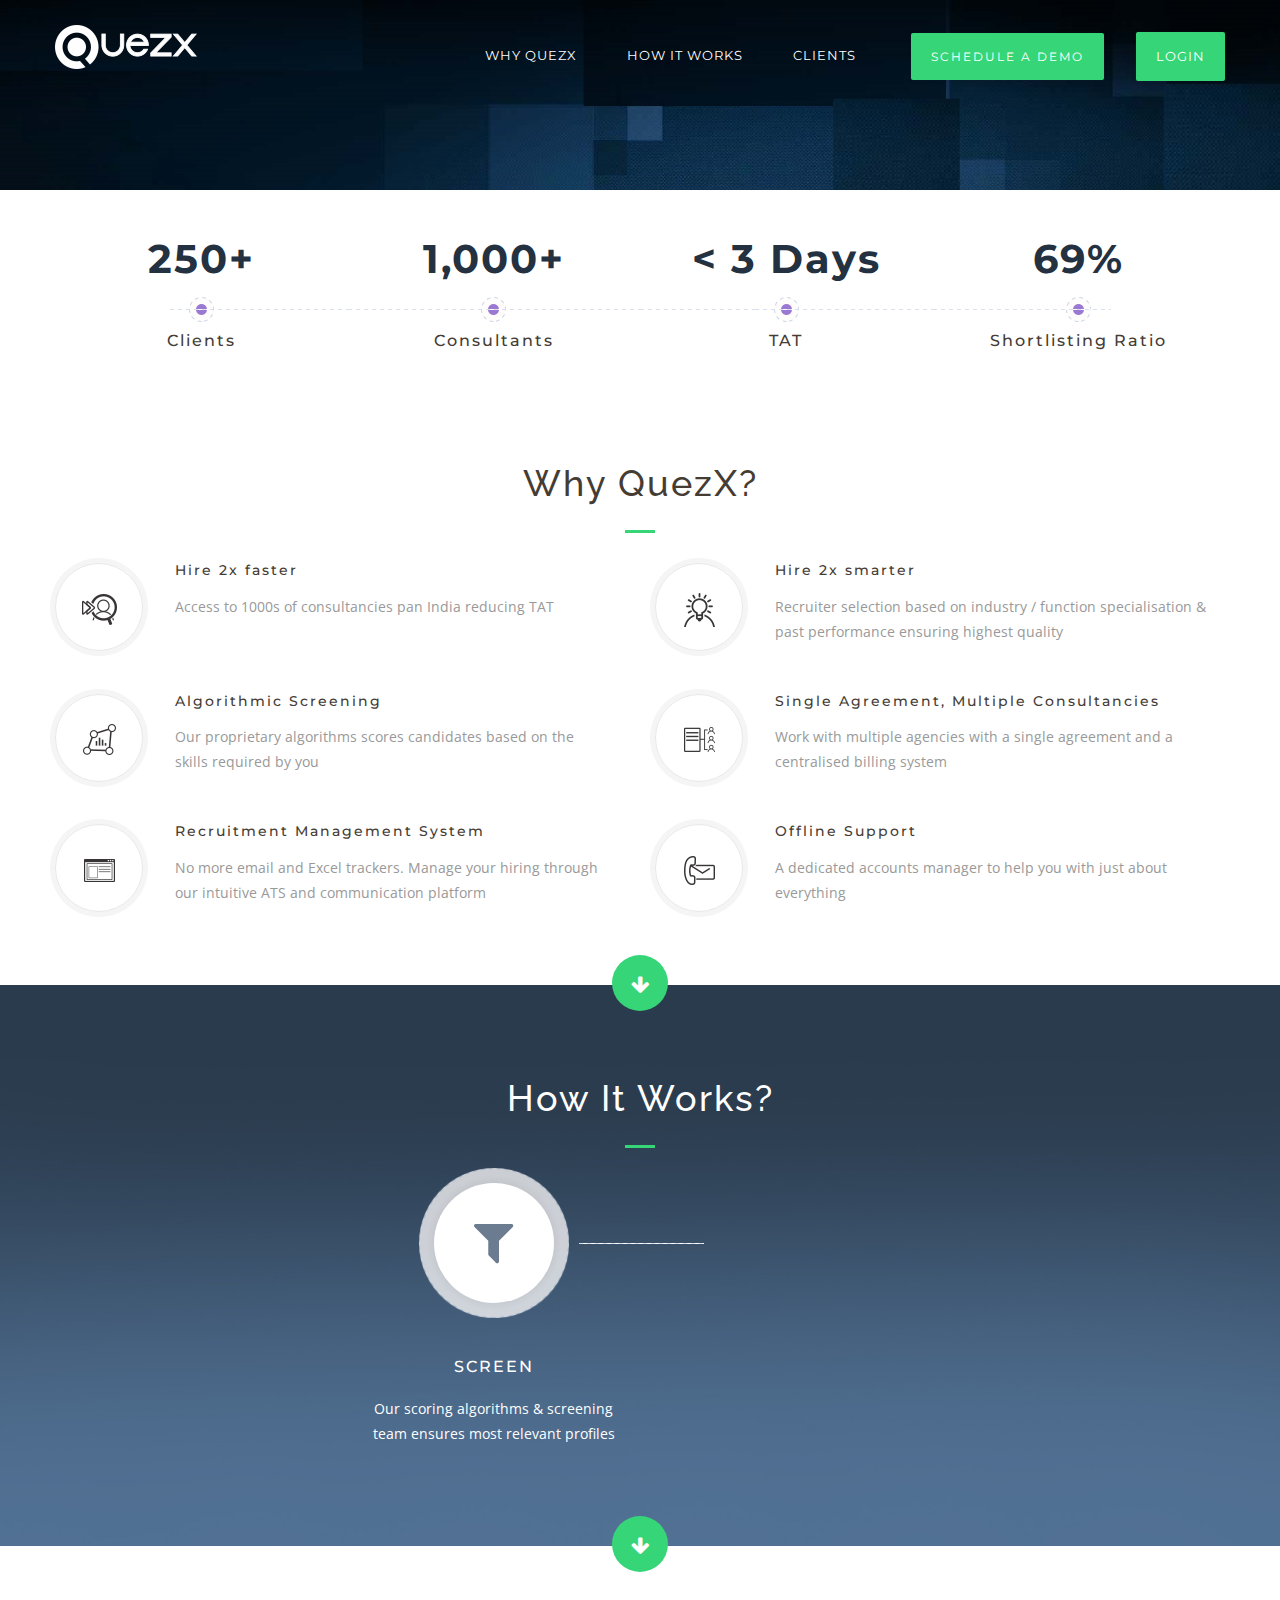
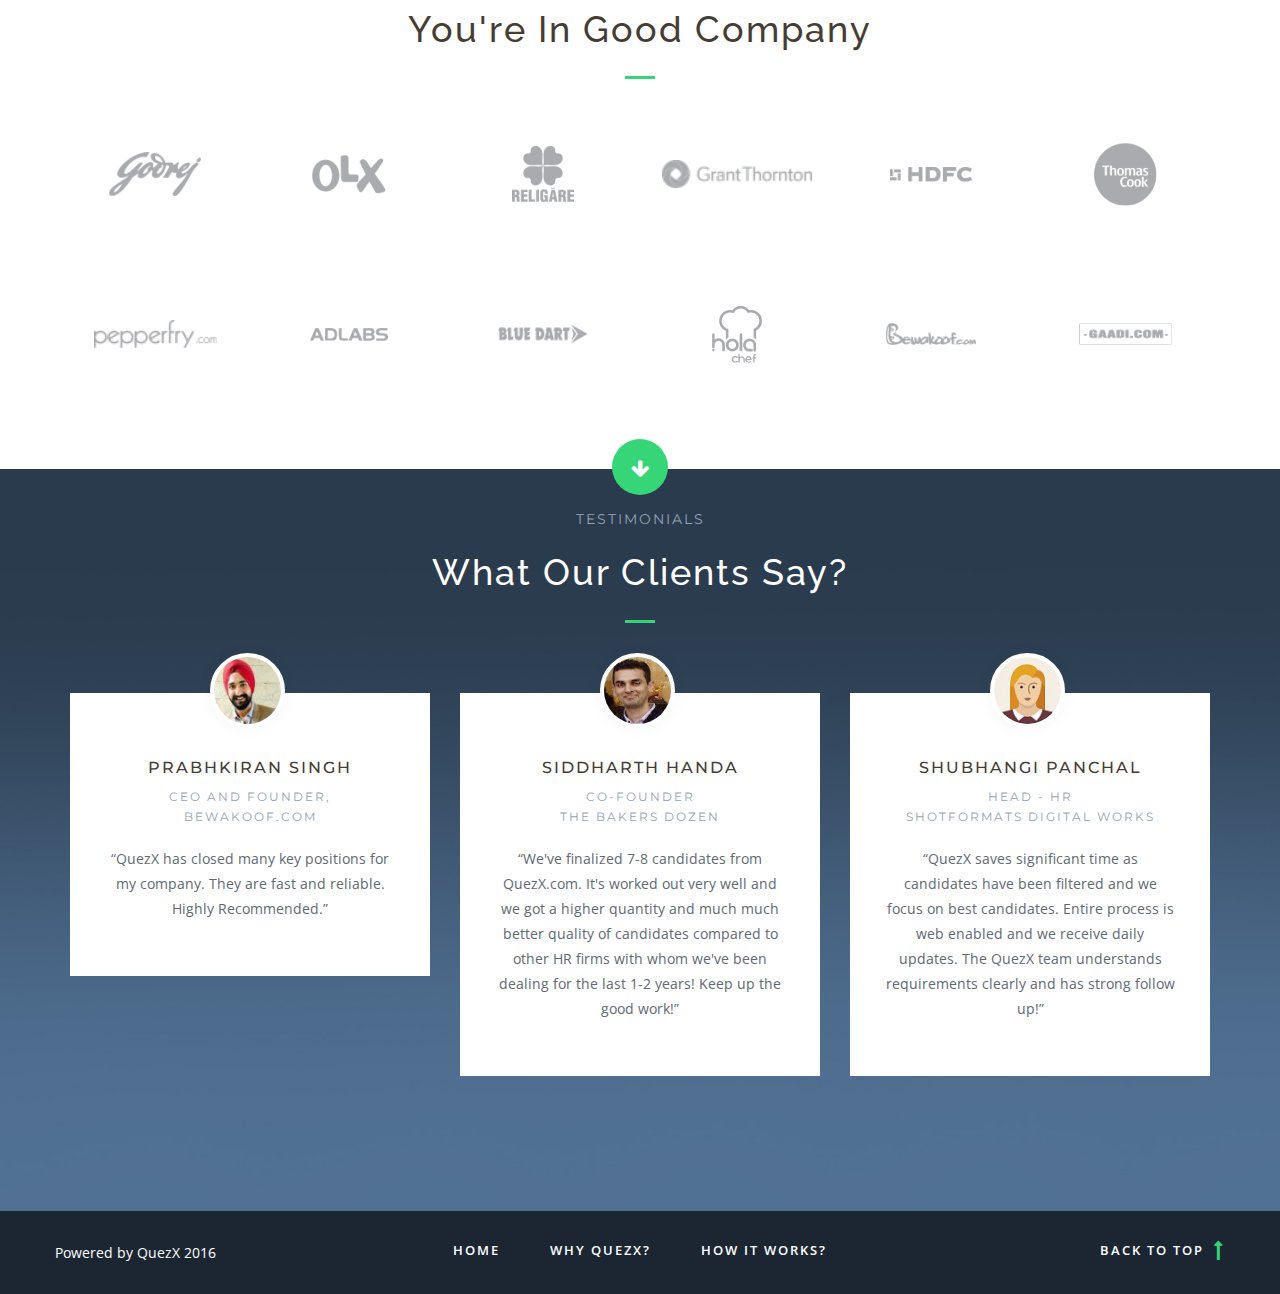
<file: index.html>
<!DOCTYPE html>
<html lang="en">
  
<head>

    <meta charset="utf-8">
    <!--[if IE]><meta http-equiv="x-ua-compatible" content="IE=9" /><![endif]-->
    <meta name="viewport" content="width=device-width, initial-scale=1">
    <title>QuezX - Hire 2x Faster, Smarter</title>
    <meta name="description" content="Your Hiring Partner">
    <meta name="keywords" content="QuezX,Devashish Chakravarty,Hire,Hiring Recruitment,Job,Jobs">
    <meta name="author" content="">
    
    <!-- Favicons
    ================================================== -->
    <link rel="shortcut icon" href="favicon.ico" type="image/x-icon">
    <link rel="apple-touch-icon" href="img/apple-touch-icon.html">
    <link rel="apple-touch-icon" sizes="72x72" href="img/apple-touch-icon-72x72.html">
    <link rel="apple-touch-icon" sizes="114x114" href="img/apple-touch-icon-114x114.html">

    <!-- Bootstrap 
    ================================================== -->
    <link rel="stylesheet" type="text/css" href="css/bootstrap.css">
    <link rel="stylesheet" type="text/css" href="css/jasny-bootstrap.min.css">
    <link rel="stylesheet" type="text/css" href="fonts/font-awesome-4.2.0/css/font-awesome.css">
	
	<!-- Font Stroke 
    ================================================== -->
	<link rel="stylesheet" type="text/css" href="fonts/fontstroke/pe-icon-7-stroke/css/helper.css">
	<link rel="stylesheet" type="text/css" href="fonts/fontstroke/pe-icon-7-stroke/css/pe-icon-7-stroke.css">

	<!-- Animate 
    ================================================== -->
	<link href='css/effect2.css' rel='stylesheet' type='text/css'>
	<link href='css/animate.css' rel='stylesheet' type='text/css'>
	
	<!-- Add fancyBox CSS files -->
	<link rel="stylesheet" type="text/css" href="js/fancybox/jquery.fancybox8cbb.css?v=2.1.5" media="screen" />
	
	<!-- Owl Slider CSS -->
	<link rel="stylesheet" type="text/css" href="css/owl.carousel.css" media="screen" />
	<link rel="stylesheet" type="text/css" href="css/owl.theme.css" media="screen" />
	<link rel="stylesheet" type="text/css" href="css/owl.transitions.css" media="screen" />
	
	<!-- Custom scroll bar -->
	<link rel="stylesheet" type="text/css" href="css/jquery.mCustomScrollbar.css">
	
	<!-- Custom select box -->
	<link rel="stylesheet" type="text/css" href="css/countrySelect.css">
	
    <!-- Custom Css 
    ================================================== -->
    <link rel="stylesheet" type="text/css" href="css/rs-wp-v1.2.css">
    <link rel="stylesheet" type="text/css" href="css/main.css">
    <link rel="stylesheet" type="text/css" href="css/responsive.css">

    <!-- Google Fonts 
    ================================================== -->
	<link href='https://fonts.googleapis.com/css?family=Montserrat:400,700' rel='stylesheet' type='text/css'>
	<link href='https://fonts.googleapis.com/css?family=Raleway:400,300,500,600,800' rel='stylesheet' type='text/css'>
	<link href='https://fonts.googleapis.com/css?family=Open+Sans:400,300,500,700,800,600' rel='stylesheet' type='text/css'>

    <!-- HTML5 Shim and Respond.js IE8 support of HTML5 elements and media queries -->
    <!-- WARNING: Respond.js doesn't work if you view the page via file:// -->
    <!--[if lt IE 9]>
      <script src="https://oss.maxcdn.com/html5shiv/3.7.2/html5shiv.min.js"></script>
      <script src="https://oss.maxcdn.com/respond/1.4.2/respond.min.js"></script>
	  
    <![endif]-->
  </head>
  <body>
	
	<!-- Wrapper -->
	<div id="wrapper">

		<!-- Header -->
		<header id="rst-header" class="wpb_row">
		
			
			<!-- Header banner -->
			<div class="rst-header-banner rst-banner-background rst-banner-3 rst-index-page-banner">
			
				<!-- Menu bar -->
				<div class="rst-header-menu-bar">
					<div class="container">
						<button class="rst-menu-trigger">
								<span>Toggle navigation</span>
							</button>
						<div class="rst-header-logo">
							<a href="index.html"><img src="images/header-logo-1.png" alt="" /></a>						
							<a class="rst-logo-sticky" href="index.html"><img style="width: 142px; height: 45px;" src="images/header-logo-2.png" alt="" /></a>
						</div>
						<nav class="rst-header-menu">
							
							<ul>
								<li><a href="#about">WHY QUEZX</a></li>
								<li><a href="#rst-support-products">HOW IT WORKS</a></li>
								<li><a href="#rst-wearetruster">CLIENTS</a></li>
							</ul>
				
								<button class="rst-header-livechat hidden-xs btn btn-primary" data-toggle="modal" data-target="#clientModal">SCHEDULE A DEMO</button>

								
								<!-- Modal -->
								<div class="modal fade" id="clientModal" tabindex="-1" role="dialog" aria-labelledby="myModalLabel" aria-hidden="true">
								  <div class="modal-dialog">
								    <div class="modal-content">
								      
								      <div class="modal-body">
								          <iframe src="https://app.quezx.com/signUps/Newclient" width="800" height="600" frameborder="0" allowtransparency="true"></iframe>  
								      </div>
								      <div class="modal-footer">

								      </div>
								    </div>
								    <!-- /.modal-content -->
								  </div>
								  <!-- /.modal-dialog -->
								</div>
								<!-- /.modal -->


								<!-- Modal -->
								<div class="modal fade" id="consultantModal" tabindex="-1" role="dialog" aria-labelledby="myModalLabel" aria-hidden="true">
								  <div class="modal-dialog">
								    <div class="modal-content">
								      
								      <div class="modal-body">
								          <iframe src="https://app.quezx.com/signUps/newuser" width="800" height="600" frameborder="0" allowtransparency="true"></iframe>  
								      </div>
								      <div class="modal-footer">
								       <!--  <button type="button" class="btn btn-default" data-dismiss="modal">Close</button>
								        <button type="button" class="btn btn-primary">Save changes</button> -->
								      </div>
								    </div>
								    <!-- /.modal-content -->
								  </div>
								  <!-- /.modal-dialog -->
								</div>
								<!-- /.modal -->


							<a class="rst-header-livechat hidden-xs btn btn-primary" href="https://app.quezx.com">LOGIN</a>
						</nav>
						<div class="clear"></div>
					</div>
				</div>
				<!-- Menu bar -->
				
				<!-- Banner content -->
				<div class="rst-banner-content">
					<div class="container">
						<div class="row banner-text ">
							<div class="col-sm-6 deferload"  style="display: none;">
								<div class="text-left">
									<h1>Hire <br/>2x Faster & Smarter</h1>
									<h5>through QuezX's consultant marketplace platform</h5>
									<div class="demo-btn">

										<button style="padding: 12px; margin-right:20px" class="rst-header-livechat hidden-xs btn btn-success" data-toggle="modal" data-target="#clientModal">I WANT TO HIRE</button>

										<button style="padding: 12px; margin-right:20px" class="rst-header-livechat hidden-xs btn btn-success" data-toggle="modal" data-target="#consultantModal">I WANT TO SOURCE</button>


										<!-- <a style="padding: 12px; margin-right:20px" class="btn btn-success hidden-xs" href="https://app.quezx.com/signUps/Newclient" target="_blank">I WANT TO HIRE</a>
										<a style="padding: 12px;" class="btn btn-success hidden-xs" href="https://app.quezx.com/signUps/newuser" target="_blank">I WANT TO SOURCE</a> -->
									</div>
								</div>
							</div>
						</div>
					</div>
				</div>
				<!-- Banner content -->
				
			</div>
			<!-- Header banner -->

			<div id="rst-numbers" class="rst-numbers">
				<div class="container">
					<div class="rst-funfact">
							<span class="rst-funnumber">250+</span>
							<h5>Clients</h5>
							<div class="rst-funfact-line"></div>
							
						</div>
						<div class="rst-funfact">
							<span class="rst-funnumber">1,000+</span>
							<h5>Consultants</h5>
							<div class="rst-funfact-line"></div>
							
						</div>
						<div class="rst-funfact">
							<span class="rst-funnumber"> < 3 Days </span>
							<h5>TAT</h5>
							<div class="rst-funfact-line"></div>
							
						</div>
						<div class="rst-funfact">
							<span class="rst-funnumber"> 69% </span>
							<h5>Shortlisting Ratio</h5>
							<div class="rst-funfact-line"></div>
							
						</div>
				</div>
			</div>		
		</header>

		<!-- Header -->
		
		<!-- Main page -->
		<section>
			
		<!-- What we have -->
			<div id="rst-home-whatwehave" class="wpb_row">
				<div class="container">
					<div id="about" class="rst-group-title text-center">					
					<h3>Why QuezX?</h3>
					</div>
					<div>
						<div class="feature-content">
				            <div class="row">
				                <div class="col-md-6 col-sm-6">
				                    <div class="feature-box mrgb4x">
				                        <span class="img-border"><img src="images/icon/2x-faster.png" alt="#" /></span>
				                        <div class="feature-text">
				                            <h6 class="uppercase letterspace2x">Hire 2x faster</h6>
				                            <p>Access to 1000s of consultancies pan India reducing TAT</p>
				                        </div>
				                    </div>
				                </div>
				                 <div class="col-md-6 col-sm-6">
				                    <div class="feature-box mrgb4x">
				                        <span class="img-border"><img src="images/icon/2x-smarter.png" alt="#" /></span>
				                        <div class="feature-text">
				                            <h6 class="uppercase letterspace2x">Hire 2x smarter</h6>
				                            <p>Recruiter selection based on industry / function specialisation & past performance ensuring highest quality</p>
				                        </div>
				                    </div>
				                </div>
				                 <div class="col-md-6 col-sm-6">
				                    <div class="feature-box mrgb4x">
				                        <span class="img-border"><img src="images/icon/algorithmic-screening.png" alt="#" /></span>
				                        <div class="feature-text">
				                            <h6 class="uppercase letterspace2x">Algorithmic Screening</h6>
				                            <p>Our proprietary algorithms scores candidates based on the skills required by you</p>
				                        </div>
				                    </div>
				                </div>
				                 <div class="col-md-6 col-sm-6">
				                    <div class="feature-box mrgb4x">
				                        <span class="img-border"><img src="images/icon/single-agreement.png" alt="#" /></span>
				                        <div class="feature-text">
				                            <h6 class="uppercase letterspace2x">Single Agreement, Multiple Consultancies</h6>
				                            <p>Work with multiple agencies with a single agreement and a centralised billing system</p>
				                        </div>
				                    </div>
				                </div>
				                 <div class="col-md-6 col-sm-6">
				                    <div class="feature-box mrgb4x">
				                        <span class="img-border"><img src="images/icon/recruitement-management-system.png" alt="#" /></span>
				                        <div class="feature-text">
				                            <h6 class="uppercase letterspace2x">Recruitment Management System</h6>
				                            <p>No more email and Excel trackers. Manage your hiring through our intuitive ATS and communication platform</p>
				                        </div>
				                    </div>
				                </div>
				                 <div class="col-md-6 col-sm-6">
				                    <div class="feature-box mrgb4x">
				                        <span class="img-border"><img src="images/icon/offline-support.png" alt="#" /></span>
				                        <div class="feature-text">
				                            <h6 class="uppercase letterspace2x">Offline Support</h6>
				                            <p>A dedicated accounts manager to help you with just about everything</p>
				                        </div>
				                    </div>
				                </div>
							</div>
						</div>
					</div>
				</div>
				<div class="rst-scroll-down text-center">
					<a href="#rst-support-products">
						<i class="fa fa-arrow-down"></i>
					</a>
				</div>
			</div>
						
			<!-- What we have -->
			
			<!-- Support products -->
			<div id="rst-support-products" class="wpb_row">
				<div class="container">
						<div id = "howitworks" class="rst-group-title text-center howitworks-container">
							<h3 style="color:#FFFFFF">How It Works?</h3>
						</div>
					
						<div class="rst-home-whatwehave text-center wow animated slideInLeft mrgb8x">
							<div class="rst-borderdashed">
								<i class="fa fa-pencil-square-o"></i>
							</div>
							<h5 style="color:#FFFFFF">POST</h5>
							<p style="color:#FFFFFF">Effortlessly upload your job description and leave the rest to us</p>
						</div>
						<div class="rst-home-whatwehave text-center mrgb8x">
							<div class="rst-borderdashed">
								<i class="fa fa-filter"></i>
							</div>
							<h5 style="color:#FFFFFF">SCREEN</h5>
							<p style="color:#FFFFFF">Our scoring algorithms & screening team ensures most relevant profiles</p>
						</div>
						<div class="rst-home-whatwehave text-center wow animated slideInRight mrgb8x">
							<div class="rst-borderdashed ">
								<i class="fa fa-check-square-o"></i>
							</div>
							<h5 style="color:#FFFFFF">SHORTLIST</h5>
							<p style="color:#FFFFFF">Save time and efforts through our one stop recruitment management tool</p>
						</div>
						<div class="rst-home-whatwehave text-center wow animated slideInRight mrgb8x">
							<div class="rst-borderdashed">
								<i class="fa fa-thumbs-o-up"></i>
							</div>
							<h5 style="color:#FFFFFF">HIRE</h5>
							<p style="color:#FFFFFF">Make an offer to only the best candidates</p>
						</div>
				</div>
				<div class="rst-scroll-down text-center">
					<a href="#rst-wearetruster"><i class="fa fa-arrow-down"></i></a>
				</div>
			</div>
		
			<div id="rst-wearetruster" class="wpb_row rst-partners-group">
				<div class="container">
					<div class="rst-group-title text-center">						
						<h3>You're in Good Company</h3>
					</div>
					<ul>
						<li><img src="images/clients/partner-01.png" alt="" /></li>
						<li><img src="images/clients/partner-02.png" alt="" /></li>
						<li><img src="images/clients/partner-03.png" alt="" /></li>
						<li><img src="images/clients/partner-04.png" alt="" /></li>
						<li><img src="images/clients/partner-05.png" alt="" /></li>
						<li><img src="images/clients/partner-06.png" alt="" /></li>
						<li><img src="images/clients/partner-07.png" alt="" /></li>
						<li><img class="hidden-xs" src="images/clients/partner-08.png" alt="" /></li>
						<li><img class="hidden-xs" src="images/clients/partner-09.png" alt="" /></li>
						<li><img class="hidden-xs" src="images/clients/partner-10.png" alt="" /></li>
						<li><img class="hidden-xs" src="images/clients/partner-12.png" alt="" /></li>
						<li><img class="hidden-xs" src="images/clients/partner-13.png" alt="" /></li>
					</ul>
				</div>
			
				<div class="rst-scroll-down text-center">
					<a href="#rst-home-whatpeoplesay"><i class="fa fa-arrow-down"></i></a>
				</div>
			</div>

			<!-- What people say -->
			<div id="rst-home-whatpeoplesay" class="wpb_row">
				<div class="container">
					<div class="rst-group-title text-center">
						<span>testimonials</span>
						<h3>What Our Clients Say?</h3>
					</div>
					<div class="owl-carousel rst-whatpeople-owl">
						<div class="row">
							<div class="col-sm-4">
								<div class="rst-peoplesay rst-peoplesay2 text-center">
									<img src="images/prabhkiran.jpg" alt="" />
									<h5>PRABHKIRAN SINGH</h5>
									<span>CEO and Founder, Bewakoof.com</span>
									<p>“QuezX has closed many key positions for my company. They are fast and reliable. Highly Recommended.” </p>
								</div>
							</div>
							<div class="col-sm-4">
								<div class="rst-peoplesay rst-peoplesay2 text-center">
									<img src="images/siddharth-handa.jpg" alt="" />
									<h5>SIDDHARTH HANDA</h5>
									<span>Co-Founder</span>
									<span></br>The Bakers Dozen</span>
									<p>“We've finalized 7-8 candidates from QuezX.com. It's worked out very well and we got a higher quantity and much much better quality of candidates compared to other HR firms with whom we've been dealing for the last 1-2 years! Keep up the good work!” </p>
								</div>
							</div>
							<div class="col-sm-4">
								<div class="rst-peoplesay rst-peoplesay2 text-center">
									<img src="images/icon_user_female.jpg" alt="" />
									<h5>SHUBHANGI PANCHAL</h5>
									<span>HEAD - HR</span>
									<span></br>Shotformats Digital Works</span>
									<p>“QuezX saves significant time as candidates have been filtered and we focus on best candidates. Entire process is web enabled and we receive daily updates. The QuezX team understands requirements clearly and has strong follow up!” </p>
								</div>
							</div>
						</div>
						
					</div>
				</div>

			</div>			
			
		</section>
		<!-- Main page -->
		
		<!-- Footer -->
		<footer id="rst-footer">
			
			<!-- Footer copyright bar -->
			<div class="rst-footer-bar">
				<div class="container">
					<div class="row">
						<div class="col-sm-3">
							<div class="rst-copyright">
								<p>Powered by QuezX 2016</p>
							</div>
						</div>
						<div class="col-sm-6">
							<nav class="rst-footer-menu">
								<ul>
									<li><a href="#">Home</a></li>
									<li><a href="#about">Why QuezX?</a></li>
									<li><a href="#howitworks">How It Works?</a></li>
								</ul>
							</nav>
						</div>
						<div class="col-sm-3">
							<div class="rst-back-top">
								<a href="#">Back to top<i class="fa fa-long-arrow-up"></i></a>
							</div>
						</div>
					</div>
				</div>
			</div>
			<!-- Footer copyright bar -->
		</footer>
		<!-- Footer -->
		
	</div>
	<!-- Wrapper -->
	
    <!-- jQuery (necessary for Bootstrap's JavaScript plugins) -->
    <script type="text/javascript" src="js/jquery-1.11.3.js"></script>
  
    <!-- Bootstrap Js Compiled Plugins -->
    <script type="text/javascript" src="js/bootstrap.min.js"></script>
	
	<!-- WoW Js -->
    <script type="text/javascript" src="js/wow.min.js"></script>
	
	<!-- Add Fancybox -->
	<script type="text/javascript" src="js/fancybox/jquery.fancybox8cbb.js?v=2.1.5"></script>
	<script type="text/javascript" src="js/fancybox/helpers/jquery.fancybox-mediac924.js?v=1.0.6"></script>
	
	<!-- Owl Slider Js -->
    <script type="text/javascript" src="js/owl.carousel.js"></script>
	
	<!-- Validation Js -->
    <script type="text/javascript" src="js/jquery.validate.js"></script>
	
	<!-- Custom scroll bar js -->
	<script type="text/javascript" src="js/jquery.mCustomScrollbar.concat.min.js"></script>	
	
	<!-- Custom dropdown input js -->
	<script type="text/javascript" src="js/jquery.ddslick.min.js"></script>
	<script type="text/javascript" src="js/countrySelect.js"></script>
	
	<!-- Hoverdir js -->
	<script type="text/javascript" src="js/jquery.hoverdir.js"></script>	
	<script type="text/javascript" src="js/modernizr.js"></script>	
	
    <!-- Custom Js -->
	<script type="text/javascript" src="js/jqBootstrapValidation.js"></script>
	<script type="text/javascript" src="js/custom-form-elements.js"></script>

	
    <script type="text/javascript" src="js/main.js"></script>

    <script>
        $('a').click(function(){
        $('html, body').animate({
                                    scrollTop: $( $.attr(this, 'href') ).offset().top
                                }, 500);
        return false;
        });

       $(function() {

						setTimeout(function(){
						$(".deferload").css("visibility","visible").fadeIn("slow");
							
						}, 1000); 

					});
    </script>

  </body>
</html>
</file>
<file: fonts/fontstroke/pe-icon-7-stroke/css/pe-icon-7-stroke.css>
@font-face {
	font-family: 'Pe-icon-7-stroke';
	src:url('../fonts/Pe-icon-7-strokebb1d.eot?d7yf1v');
	src:url('../fonts/Pe-icon-7-stroked41d.eot?#iefixd7yf1v') format('embedded-opentype'),
		url('../fonts/Pe-icon-7-strokebb1d.woff?d7yf1v') format('woff'),
		url('../fonts/Pe-icon-7-strokebb1d.ttf?d7yf1v') format('truetype'),
		url('../fonts/Pe-icon-7-strokebb1d.svg?d7yf1v#Pe-icon-7-stroke') format('svg');
	font-weight: normal;
	font-style: normal;
}

[class^="pe-7s-"], [class*=" pe-7s-"] {
	display: inline-block;
	font-family: 'Pe-icon-7-stroke';
	speak: none;
	font-style: normal;
	font-weight: normal;
	font-variant: normal;
	text-transform: none;
	line-height: 1;

	/* Better Font Rendering =========== */
	-webkit-font-smoothing: antialiased;
	-moz-osx-font-smoothing: grayscale;
}

.pe-7s-album:before {
	content: "\e6aa";
}
.pe-7s-arc:before {
	content: "\e6ab";
}
.pe-7s-back-2:before {
	content: "\e6ac";
}
.pe-7s-bandaid:before {
	content: "\e6ad";
}
.pe-7s-car:before {
	content: "\e6ae";
}
.pe-7s-diamond:before {
	content: "\e6af";
}
.pe-7s-door-lock:before {
	content: "\e6b0";
}
.pe-7s-eyedropper:before {
	content: "\e6b1";
}
.pe-7s-female:before {
	content: "\e6b2";
}
.pe-7s-gym:before {
	content: "\e6b3";
}
.pe-7s-hammer:before {
	content: "\e6b4";
}
.pe-7s-headphones:before {
	content: "\e6b5";
}
.pe-7s-helm:before {
	content: "\e6b6";
}
.pe-7s-hourglass:before {
	content: "\e6b7";
}
.pe-7s-leaf:before {
	content: "\e6b8";
}
.pe-7s-magic-wand:before {
	content: "\e6b9";
}
.pe-7s-male:before {
	content: "\e6ba";
}
.pe-7s-map-2:before {
	content: "\e6bb";
}
.pe-7s-next-2:before {
	content: "\e6bc";
}
.pe-7s-paint-bucket:before {
	content: "\e6bd";
}
.pe-7s-pendrive:before {
	content: "\e6be";
}
.pe-7s-photo:before {
	content: "\e6bf";
}
.pe-7s-piggy:before {
	content: "\e6c0";
}
.pe-7s-plugin:before {
	content: "\e6c1";
}
.pe-7s-refresh-2:before {
	content: "\e6c2";
}
.pe-7s-rocket:before {
	content: "\e6c3";
}
.pe-7s-settings:before {
	content: "\e6c4";
}
.pe-7s-shield:before {
	content: "\e6c5";
}
.pe-7s-smile:before {
	content: "\e6c6";
}
.pe-7s-usb:before {
	content: "\e6c7";
}
.pe-7s-vector:before {
	content: "\e6c8";
}
.pe-7s-wine:before {
	content: "\e6c9";
}
.pe-7s-cloud-upload:before {
	content: "\e68a";
}
.pe-7s-cash:before {
	content: "\e68c";
}
.pe-7s-close:before {
	content: "\e680";
}
.pe-7s-bluetooth:before {
	content: "\e68d";
}
.pe-7s-cloud-download:before {
	content: "\e68b";
}
.pe-7s-way:before {
	content: "\e68e";
}
.pe-7s-close-circle:before {
	content: "\e681";
}
.pe-7s-id:before {
	content: "\e68f";
}
.pe-7s-angle-up:before {
	content: "\e682";
}
.pe-7s-wristwatch:before {
	content: "\e690";
}
.pe-7s-angle-up-circle:before {
	content: "\e683";
}
.pe-7s-world:before {
	content: "\e691";
}
.pe-7s-angle-right:before {
	content: "\e684";
}
.pe-7s-volume:before {
	content: "\e692";
}
.pe-7s-angle-right-circle:before {
	content: "\e685";
}
.pe-7s-users:before {
	content: "\e693";
}
.pe-7s-angle-left:before {
	content: "\e686";
}
.pe-7s-user-female:before {
	content: "\e694";
}
.pe-7s-angle-left-circle:before {
	content: "\e687";
}
.pe-7s-up-arrow:before {
	content: "\e695";
}
.pe-7s-angle-down:before {
	content: "\e688";
}
.pe-7s-switch:before {
	content: "\e696";
}
.pe-7s-angle-down-circle:before {
	content: "\e689";
}
.pe-7s-scissors:before {
	content: "\e697";
}
.pe-7s-wallet:before {
	content: "\e600";
}
.pe-7s-safe:before {
	content: "\e698";
}
.pe-7s-volume2:before {
	content: "\e601";
}
.pe-7s-volume1:before {
	content: "\e602";
}
.pe-7s-voicemail:before {
	content: "\e603";
}
.pe-7s-video:before {
	content: "\e604";
}
.pe-7s-user:before {
	content: "\e605";
}
.pe-7s-upload:before {
	content: "\e606";
}
.pe-7s-unlock:before {
	content: "\e607";
}
.pe-7s-umbrella:before {
	content: "\e608";
}
.pe-7s-trash:before {
	content: "\e609";
}
.pe-7s-tools:before {
	content: "\e60a";
}
.pe-7s-timer:before {
	content: "\e60b";
}
.pe-7s-ticket:before {
	content: "\e60c";
}
.pe-7s-target:before {
	content: "\e60d";
}
.pe-7s-sun:before {
	content: "\e60e";
}
.pe-7s-study:before {
	content: "\e60f";
}
.pe-7s-stopwatch:before {
	content: "\e610";
}
.pe-7s-star:before {
	content: "\e611";
}
.pe-7s-speaker:before {
	content: "\e612";
}
.pe-7s-signal:before {
	content: "\e613";
}
.pe-7s-shuffle:before {
	content: "\e614";
}
.pe-7s-shopbag:before {
	content: "\e615";
}
.pe-7s-share:before {
	content: "\e616";
}
.pe-7s-server:before {
	content: "\e617";
}
.pe-7s-search:before {
	content: "\e618";
}
.pe-7s-film:before {
	content: "\e6a5";
}
.pe-7s-science:before {
	content: "\e619";
}
.pe-7s-disk:before {
	content: "\e6a6";
}
.pe-7s-ribbon:before {
	content: "\e61a";
}
.pe-7s-repeat:before {
	content: "\e61b";
}
.pe-7s-refresh:before {
	content: "\e61c";
}
.pe-7s-add-user:before {
	content: "\e6a9";
}
.pe-7s-refresh-cloud:before {
	content: "\e61d";
}
.pe-7s-paperclip:before {
	content: "\e69c";
}
.pe-7s-radio:before {
	content: "\e61e";
}
.pe-7s-note2:before {
	content: "\e69d";
}
.pe-7s-print:before {
	content: "\e61f";
}
.pe-7s-network:before {
	content: "\e69e";
}
.pe-7s-prev:before {
	content: "\e620";
}
.pe-7s-mute:before {
	content: "\e69f";
}
.pe-7s-power:before {
	content: "\e621";
}
.pe-7s-medal:before {
	content: "\e6a0";
}
.pe-7s-portfolio:before {
	content: "\e622";
}
.pe-7s-like2:before {
	content: "\e6a1";
}
.pe-7s-plus:before {
	content: "\e623";
}
.pe-7s-left-arrow:before {
	content: "\e6a2";
}
.pe-7s-play:before {
	content: "\e624";
}
.pe-7s-key:before {
	content: "\e6a3";
}
.pe-7s-plane:before {
	content: "\e625";
}
.pe-7s-joy:before {
	content: "\e6a4";
}
.pe-7s-photo-gallery:before {
	content: "\e626";
}
.pe-7s-pin:before {
	content: "\e69b";
}
.pe-7s-phone:before {
	content: "\e627";
}
.pe-7s-plug:before {
	content: "\e69a";
}
.pe-7s-pen:before {
	content: "\e628";
}
.pe-7s-right-arrow:before {
	content: "\e699";
}
.pe-7s-paper-plane:before {
	content: "\e629";
}
.pe-7s-delete-user:before {
	content: "\e6a7";
}
.pe-7s-paint:before {
	content: "\e62a";
}
.pe-7s-bottom-arrow:before {
	content: "\e6a8";
}
.pe-7s-notebook:before {
	content: "\e62b";
}
.pe-7s-note:before {
	content: "\e62c";
}
.pe-7s-next:before {
	content: "\e62d";
}
.pe-7s-news-paper:before {
	content: "\e62e";
}
.pe-7s-musiclist:before {
	content: "\e62f";
}
.pe-7s-music:before {
	content: "\e630";
}
.pe-7s-mouse:before {
	content: "\e631";
}
.pe-7s-more:before {
	content: "\e632";
}
.pe-7s-moon:before {
	content: "\e633";
}
.pe-7s-monitor:before {
	content: "\e634";
}
.pe-7s-micro:before {
	content: "\e635";
}
.pe-7s-menu:before {
	content: "\e636";
}
.pe-7s-map:before {
	content: "\e637";
}
.pe-7s-map-marker:before {
	content: "\e638";
}
.pe-7s-mail:before {
	content: "\e639";
}
.pe-7s-mail-open:before {
	content: "\e63a";
}
.pe-7s-mail-open-file:before {
	content: "\e63b";
}
.pe-7s-magnet:before {
	content: "\e63c";
}
.pe-7s-loop:before {
	content: "\e63d";
}
.pe-7s-look:before {
	content: "\e63e";
}
.pe-7s-lock:before {
	content: "\e63f";
}
.pe-7s-lintern:before {
	content: "\e640";
}
.pe-7s-link:before {
	content: "\e641";
}
.pe-7s-like:before {
	content: "\e642";
}
.pe-7s-light:before {
	content: "\e643";
}
.pe-7s-less:before {
	content: "\e644";
}
.pe-7s-keypad:before {
	content: "\e645";
}
.pe-7s-junk:before {
	content: "\e646";
}
.pe-7s-info:before {
	content: "\e647";
}
.pe-7s-home:before {
	content: "\e648";
}
.pe-7s-help2:before {
	content: "\e649";
}
.pe-7s-help1:before {
	content: "\e64a";
}
.pe-7s-graph3:before {
	content: "\e64b";
}
.pe-7s-graph2:before {
	content: "\e64c";
}
.pe-7s-graph1:before {
	content: "\e64d";
}
.pe-7s-graph:before {
	content: "\e64e";
}
.pe-7s-global:before {
	content: "\e64f";
}
.pe-7s-gleam:before {
	content: "\e650";
}
.pe-7s-glasses:before {
	content: "\e651";
}
.pe-7s-gift:before {
	content: "\e652";
}
.pe-7s-folder:before {
	content: "\e653";
}
.pe-7s-flag:before {
	content: "\e654";
}
.pe-7s-filter:before {
	content: "\e655";
}
.pe-7s-file:before {
	content: "\e656";
}
.pe-7s-expand1:before {
	content: "\e657";
}
.pe-7s-exapnd2:before {
	content: "\e658";
}
.pe-7s-edit:before {
	content: "\e659";
}
.pe-7s-drop:before {
	content: "\e65a";
}
.pe-7s-drawer:before {
	content: "\e65b";
}
.pe-7s-download:before {
	content: "\e65c";
}
.pe-7s-display2:before {
	content: "\e65d";
}
.pe-7s-display1:before {
	content: "\e65e";
}
.pe-7s-diskette:before {
	content: "\e65f";
}
.pe-7s-date:before {
	content: "\e660";
}
.pe-7s-cup:before {
	content: "\e661";
}
.pe-7s-culture:before {
	content: "\e662";
}
.pe-7s-crop:before {
	content: "\e663";
}
.pe-7s-credit:before {
	content: "\e664";
}
.pe-7s-copy-file:before {
	content: "\e665";
}
.pe-7s-config:before {
	content: "\e666";
}
.pe-7s-compass:before {
	content: "\e667";
}
.pe-7s-comment:before {
	content: "\e668";
}
.pe-7s-coffee:before {
	content: "\e669";
}
.pe-7s-cloud:before {
	content: "\e66a";
}
.pe-7s-clock:before {
	content: "\e66b";
}
.pe-7s-check:before {
	content: "\e66c";
}
.pe-7s-chat:before {
	content: "\e66d";
}
.pe-7s-cart:before {
	content: "\e66e";
}
.pe-7s-camera:before {
	content: "\e66f";
}
.pe-7s-call:before {
	content: "\e670";
}
.pe-7s-calculator:before {
	content: "\e671";
}
.pe-7s-browser:before {
	content: "\e672";
}
.pe-7s-box2:before {
	content: "\e673";
}
.pe-7s-box1:before {
	content: "\e674";
}
.pe-7s-bookmarks:before {
	content: "\e675";
}
.pe-7s-bicycle:before {
	content: "\e676";
}
.pe-7s-bell:before {
	content: "\e677";
}
.pe-7s-battery:before {
	content: "\e678";
}
.pe-7s-ball:before {
	content: "\e679";
}
.pe-7s-back:before {
	content: "\e67a";
}
.pe-7s-attention:before {
	content: "\e67b";
}
.pe-7s-anchor:before {
	content: "\e67c";
}
.pe-7s-albums:before {
	content: "\e67d";
}
.pe-7s-alarm:before {
	content: "\e67e";
}
.pe-7s-airplay:before {
	content: "\e67f";
}
</file>
<file: css/effect2.css>
.ip-header{position:fixed;top:0;z-index:100;min-height:460px;width:100%;height:100%;background:#f1f1f1;}
.ip-header h1{margin:0;}
.ip-logo,
.ip-loader{position:absolute;left:0;width:100%;opacity:0;cursor:default;pointer-events:none;}
.ip-logo{top:0;height:100%;-webkit-transform:translate3d(0,35%,0);transform:translate3d(0,35%,0);text-align:center;}
.ip-loader{bottom:25%;}
.ip-header .ip-inner{display:block;margin:0 auto;}
.ip-header .ip-logo svg{position:absolute;min-height:200px;height:25%;}
.loaded .ip-header .ip-logo svg{max-height:300px;}
.ip-header .ip-logo svg path{fill:#1c9ccd;}
.ip-header .ip-loader svg path{fill:none;stroke-width:6;}
.ip-header .ip-loader svg path.ip-loader-circlebg{stroke:#ddd;}
.ip-header .ip-loader svg path.ip-loader-circle{-webkit-transition:stroke-dashoffset 0.2s;transition:stroke-dashoffset 0.2s;stroke:#1c9ccd;}
.ip-main{overflow:hidden;margin:0 auto;padding:160px 0 10em 0;max-width:1100px;width:90%;}
.ip-main h2{margin:0;padding:0.5em 0 1em;color:#1c9ccd;text-align:center;font-size:4.25em;font-size:4vw;line-height:1;}
.browser{margin:0 auto;padding-top:8%;min-height:400px;max-width:1000px;width:100%;border-radius:8px;background:#fff url(../img/browser.html) no-repeat 50% 0;background-size:100%;color:#d3d3d3;}
.box{float:left;padding:3.5em;width:33.3%;font-size:0.7em;line-height:1.5;}
[class^="icon-"]::before,
[class*=" icon-"]::before{display:block;margin-bottom:0.5em;padding:0.5em;border-radius:5px;background:#dfdfdf;color:#fff;text-align:center;text-transform:none;font-weight:normal;font-style:normal;font-variant:normal;font-size:5em;line-height:1;speak:none;-webkit-font-smoothing:antialiased;-moz-osx-font-smoothing:grayscale;}
.icon-bell:before{content:"\e006";}
.icon-cog:before{content:"\e023";}
.icon-heart:before{content:"\e024";}
.loading .ip-logo,
.loading .ip-loader{opacity:1;}
.loading .ip-logo{-webkit-animation:animInitialLogo 1s cubic-bezier(0.7,0,0.3,1) both;animation:animInitialLogo 1s cubic-bezier(0.7,0,0.3,1) both;text-align:center;}
@-webkit-keyframes animInitialLogo{from{opacity:0;}
}
@keyframes animInitialLogo{from{opacity:0;}
}
.loading .ip-loader{-webkit-animation:animInitialLoader 1s cubic-bezier(0.7,0,0.3,1) both;animation:animInitialLoader 1s cubic-bezier(0.7,0,0.3,1) both;}
@-webkit-keyframes animInitialLoader{from{opacity:0;-webkit-transform:scale3d(0.5,0.5,1);}
}
@keyframes animInitialLoader{from{opacity:0;-webkit-transform:scale3d(0.5,0.5,1);transform:scale3d(0.5,0.5,1);}
}
.loaded .ip-logo,
.loaded .ip-loader{opacity:1;}
.loaded .ip-logo{-webkit-transform-origin:50% 0;transform-origin:50% 0;-webkit-animation:animLoadedLogo 1s cubic-bezier(0.7,0,0.3,1) forwards;animation:animLoadedLogo 1s cubic-bezier(0.7,0,0.3,1) forwards;}
@-webkit-keyframes animLoadedLogo{to{-webkit-transform:translate3d(0,100%,0) translate3d(0,40px,0) scale3d(0.65,0.65,1);opacity:0;}
}
@keyframes animLoadedLogo{to{-webkit-transform:translate3d(0,100%,0) translate3d(0,40px,0) scale3d(0.65,0.65,1);transform:translate3d(0,100%,0) translate3d(0,40px,0) scale3d(0.65,0.65,1);opacity:0;}
}
.loaded .ip-loader{-webkit-animation:animLoadedLoader 0.5s cubic-bezier(0.7,0,0.3,1) forwards;animation:animLoadedLoader 0.5s cubic-bezier(0.7,0,0.3,1) forwards;}
@-webkit-keyframes animLoadedLoader{to{opacity:0;-webkit-transform:translate3d(0,-100%,0) scale3d(0.3,0.3,1);}
}
@keyframes animLoadedLoader{to{opacity:0;-webkit-transform:translate3d(0,-100%,0) scale3d(0.3,0.3,1);transform:translate3d(0,-100%,0) scale3d(0.3,0.3,1);}
}
.loaded .ip-logo svg path{-webkit-transition:all 0.5s ease 0.3s;transition:all 0.5s ease 0.3s;fill:#fff;}
.loaded .ip-header{-webkit-animation:animLoadedHeader 1s cubic-bezier(0.7,0,0.3,1) forwards;animation:animLoadedHeader 1s cubic-bezier(0.7,0,0.3,1) forwards;}
@-webkit-keyframes animLoadedHeader{to{-webkit-transform:translate3d(0,-100%,0);}
}
@keyframes animLoadedHeader{to{-webkit-transform:translate3d(0,-100%,0);transform:translate3d(0,-100%,0);}
}
.loaded .ip-main h2,
.loaded .ip-main .browser,
.loaded .ip-main .browser .box,
.loaded .codrops-demos{-webkit-animation:animLoadedContent 1s cubic-bezier(0.7,0,0.3,1) both;animation:animLoadedContent 1s cubic-bezier(0.7,0,0.3,1) both;}
.loaded .ip-main h2,
.loaded .ip-main .browser .box:first-child{-webkit-animation-delay:0.1s;animation-delay:0.1s;}
.loaded .codrops-demos,
.loaded .ip-main .browser .box:nth-child(2){-webkit-animation-delay:0.15s;animation-delay:0.15s;}
.loaded .ip-main .browser .box:nth-child(3){-webkit-animation-delay:0.2s;animation-delay:0.2s;}
@-webkit-keyframes animLoadedContent{from{opacity:0;-webkit-transform:scale3d(0.3,0.3,1);}
}
@keyframes animLoadedContent{from{opacity:0;-webkit-transform:scale3d(0.3,0.3,1);transform:scale3d(0.3,0.3,1);}
}
.layout-switch .ip-header{position:absolute;}
.no-js .ip-header{position:relative;min-height:0px;}
.no-js .ip-header .ip-logo{margin-top:20px;height:180px;opacity:1;-webkit-transform:none;transform:none;}
.no-js .ip-header .ip-logo svg path{fill:#fff;}
@media screen and (max-width:45em){.ip-main h2{font-size:2.25em;font-size:10vw;}
.box{width:100%%;}
}
.progress-button{position:relative;display:inline-block;text-align:center;width:45%;min-width:250px;margin:10px;}
.progress-button button{display:block;margin:0 auto;padding:0;width:250px;height:70px;border:2px solid #1ECD97;border-radius:40px;background:transparent;color:#1ECD97;letter-spacing:1px;font-size:18px;font-family:'Montserrat', sans-serif;-webkit-tap-highlight-color:transparent;-webkit-transition:background-color 0.3s, color 0.3s, width 0.3s, border-width 0.3s, border-color 0.3s;transition:background-color 0.3s, color 0.3s, width 0.3s, border-width 0.3s, border-color 0.3s;}
.progress-button button:hover{background-color:#1ECD97;color:#fff;}
.progress-button button:focus{outline:none;}
.progress-button button span{-webkit-transition:opacity 0.3s 0.1s;transition:opacity 0.3s 0.1s;}
.progress-button svg{position:absolute;top:0;left:50%;-webkit-transform:translateX(-50%);transform:translateX(-50%);pointer-events:none;}
.progress-button svg path{opacity:0;fill:none;}
.progress-button svg.progress-circle path{stroke:#1ECD97;stroke-width:5;}
.progress-button svg.checkmark path,
.progress-button svg.cross path{stroke:#fff;stroke-linecap:round;stroke-width:4;-webkit-transition:opacity 0.1s;transition:opacity 0.1s;}
.loading.progress-button button{width:70px;border-width:5px;border-color:#ddd;background-color:transparent;color:#fff;}
.loading.progress-button span{-webkit-transition:opacity 0.15s;transition:opacity 0.15s;}
.loading.progress-button span,
.success.progress-button span,
.error.progress-button span{opacity:0;}
.success.progress-button button,
.error.progress-button button{-webkit-transition:background-color 0.3s, width 0.3s, border-width 0.3s;transition:background-color 0.3s, width 0.3s, border-width 0.3s;}
.success.progress-button button{border-color:#1ECD97;background-color:#1ECD97;}
.error.progress-button button{border-color:#FB797E;background-color:#FB797E;}
.loading.progress-button svg.progress-circle path,
.success.progress-button svg.checkmark path,
.error.progress-button svg.cross path{opacity:1;-webkit-transition:stroke-dashoffset 0.3s;transition:stroke-dashoffset 0.3s;}
.elastic.progress-button button{-webkit-transition:background-color 0.3s, color 0.3s, width 0.3s cubic-bezier(0.25, 0.25, 0.4, 1), border-width 0.3s, border-color 0.3s;-webkit-transition:background-color 0.3s, color 0.3s, width 0.3s cubic-bezier(0.25, 0.25, 0.4, 1.6), border-width 0.3s, border-color 0.3s;transition:background-color 0.3s, color 0.3s, width 0.3s cubic-bezier(0.25, 0.25, 0.4, 1.6), border-width 0.3s, border-color 0.3s;}
.loading.elastic.progress-button button{-webkit-transition:background-color 0.3s, color 0.3s, width 0.3s cubic-bezier(0.6, 0, 0.75, 0.75), border-width 0.3s, border-color 0.3s;-webkit-transition:background-color 0.3s, color 0.3s, width 0.3s cubic-bezier(0.6, -0.6, 0.75, 0.75), border-width 0.3s, border-color 0.3s;transition:background-color 0.3s, color 0.3s, width 0.3s cubic-bezier(0.6, -0.6, 0.75, 0.75), border-width 0.3s, border-color 0.3s;}
</file>
<file: css/countrySelect.css>
.country-select .flag{width:16px;height:11px;background:url("../images/flags.png")}
.country-select .zw{background-position:0 0}
.country-select .zm{background-position:-16px 0}
.country-select .za{background-position:0 -11px}
.country-select .yt{background-position:-16px -11px}
.country-select .ye{background-position:-32px 0}
.country-select .ws{background-position:-32px -11px}
.country-select .wf{background-position:0 -22px}
.country-select .vu{background-position:-32px -22px}
.country-select .vn{background-position:0 -33px}
.country-select .vi{background-position:-16px -33px}
.country-select .vg{background-position:-32px -33px}
.country-select .ve{background-position:-48px 0}
.country-select .vc{background-position:-48px -11px}
.country-select .va{background-position:-48px -22px}
.country-select .uz{background-position:-48px -33px}
.country-select .uy{background-position:0 -44px}
.country-select .us{background-position:-16px -44px}
.country-select .um{background-position:-16px -44px}
.country-select .ug{background-position:-32px -44px}
.country-select .ua{background-position:-48px -44px}
.country-select .tz{background-position:-64px 0}
.country-select .tw{background-position:-64px -11px}
.country-select .tv{background-position:-64px -22px}
.country-select .tt{background-position:-64px -33px}
.country-select .tr{background-position:-64px -44px}
.country-select .to{background-position:0 -55px}
.country-select .tn{background-position:-16px -55px}
.country-select .tm{background-position:-32px -55px}
.country-select .tl{background-position:-48px -55px}
.country-select .tk{background-position:-64px -55px}
.country-select .tj{background-position:0 -66px}
.country-select .th{background-position:-16px -66px}
.country-select .tg{background-position:-32px -66px}
.country-select .tf{background-position:-48px -66px}
.country-select .td{background-position:-64px -66px}
.country-select .tc{background-position:-80px 0}
.country-select .sz{background-position:-80px -11px}
.country-select .sy{background-position:-80px -22px}
.country-select .sx{background-position:-80px -33px}
.country-select .sv{background-position:-80px -44px}
.country-select .st{background-position:-80px -55px}
.country-select .ss{background-position:-80px -66px}
.country-select .sr{background-position:0 -77px}
.country-select .so{background-position:-16px -77px}
.country-select .sn{background-position:-32px -77px}
.country-select .sm{background-position:-48px -77px}
.country-select .sl{background-position:-64px -77px}
.country-select .sk{background-position:-80px -77px}
.country-select .si{background-position:-96px 0}
.country-select .sh{background-position:-96px -11px}
.country-select .sg{background-position:-96px -22px}
.country-select .se{background-position:-96px -33px}
.country-select .sd{background-position:-96px -44px}
.country-select .sc{background-position:-96px -66px}
.country-select .sb{background-position:-96px -77px}
.country-select .sa{background-position:0 -88px}
.country-select .rw{background-position:-16px -88px}
.country-select .ru{background-position:-32px -88px}
.country-select .rs{background-position:-48px -88px}
.country-select .ro{background-position:-64px -88px}
.country-select .qa{background-position:-80px -88px}
.country-select .py{background-position:-96px -88px}
.country-select .pw{background-position:0 -99px}
.country-select .pt{background-position:-16px -99px}
.country-select .ps{background-position:-32px -99px}
.country-select .pr{background-position:-48px -99px}
.country-select .pn{background-position:-64px -99px}
.country-select .pm{background-position:-80px -99px}
.country-select .pl{background-position:-96px -99px}
.country-select .pk{background-position:-112px 0}
.country-select .ph{background-position:-112px -11px}
.country-select .pg{background-position:-112px -22px}
.country-select .pf{background-position:-112px -33px}
.country-select .pe{background-position:-112px -44px}
.country-select .pa{background-position:-112px -55px}
.country-select .om{background-position:-112px -66px}
.country-select .nz{background-position:-112px -77px}
.country-select .nu{background-position:-112px -88px}
.country-select .nr{background-position:-112px -99px}
.country-select .no{background-position:0 -110px}
.country-select .bv{background-position:0 -110px}
.country-select .sj{background-position:0 -110px}
.country-select .nl{background-position:-16px -110px}
.country-select .ni{background-position:-32px -110px}
.country-select .ng{background-position:-48px -110px}
.country-select .nf{background-position:-64px -110px}
.country-select .ne{background-position:-80px -110px}
.country-select .nc{background-position:-96px -110px}
.country-select .na{background-position:-112px -110px}
.country-select .mz{background-position:-128px 0}
.country-select .my{background-position:-128px -11px}
.country-select .mx{background-position:-128px -22px}
.country-select .mw{background-position:-128px -33px}
.country-select .mv{background-position:-128px -44px}
.country-select .mu{background-position:-128px -55px}
.country-select .mt{background-position:-128px -66px}
.country-select .ms{background-position:-128px -77px}
.country-select .mr{background-position:-128px -88px}
.country-select .mq{background-position:-128px -99px}
.country-select .mp{background-position:-128px -110px}
.country-select .mo{background-position:0 -121px}
.country-select .mn{background-position:-16px -121px}
.country-select .mm{background-position:-32px -121px}
.country-select .ml{background-position:-48px -121px}
.country-select .mk{background-position:-64px -121px}
.country-select .mh{background-position:-80px -121px}
.country-select .mg{background-position:-96px -121px}
.country-select .me{background-position:0 -132px;height:12px}
.country-select .md{background-position:-112px -121px}
.country-select .mc{background-position:-128px -121px}
.country-select .ma{background-position:-16px -132px}
.country-select .ly{background-position:-32px -132px}
.country-select .lv{background-position:-48px -132px}
.country-select .lu{background-position:-64px -132px}
.country-select .lt{background-position:-80px -132px}
.country-select .ls{background-position:-96px -132px}
.country-select .lr{background-position:-112px -132px}
.country-select .lk{background-position:-128px -132px}
.country-select .li{background-position:-144px 0}
.country-select .lc{background-position:-144px -11px}
.country-select .lb{background-position:-144px -22px}
.country-select .la{background-position:-144px -33px}
.country-select .kz{background-position:-144px -44px}
.country-select .ky{background-position:-144px -55px}
.country-select .kw{background-position:-144px -66px}
.country-select .kr{background-position:-144px -77px}
.country-select .kp{background-position:-144px -88px}
.country-select .kn{background-position:-144px -99px}
.country-select .km{background-position:-144px -110px}
.country-select .ki{background-position:-144px -121px}
.country-select .kh{background-position:-144px -132px}
.country-select .kg{background-position:0 -144px}
.country-select .ke{background-position:-16px -144px}
.country-select .jp{background-position:-32px -144px}
.country-select .jo{background-position:-48px -144px}
.country-select .jm{background-position:-64px -144px}
.country-select .je{background-position:-80px -144px}
.country-select .it{background-position:-96px -144px}
.country-select .is{background-position:-112px -144px}
.country-select .ir{background-position:-128px -144px}
.country-select .iq{background-position:-144px -144px}
.country-select .io{background-position:-160px 0}
.country-select .in{background-position:-160px -11px}
.country-select .im{background-position:-160px -22px;height:9px}
.country-select .il{background-position:-160px -31px}
.country-select .ie{background-position:-160px -42px}
.country-select .id{background-position:-160px -53px}
.country-select .hu{background-position:-160px -64px}
.country-select .ht{background-position:-160px -75px}
.country-select .hr{background-position:-160px -86px}
.country-select .hn{background-position:-160px -97px}
.country-select .hk{background-position:-160px -108px}
.country-select .gy{background-position:-160px -119px}
.country-select .gw{background-position:-160px -130px}
.country-select .gu{background-position:-160px -141px}
.country-select .gt{background-position:0 -155px}
.country-select .gs{background-position:-16px -155px}
.country-select .gr{background-position:-32px -155px}
.country-select .gq{background-position:-48px -155px}
.country-select .gp{background-position:-64px -155px}
.country-select .gn{background-position:-80px -155px}
.country-select .gm{background-position:-96px -155px}
.country-select .gl{background-position:-112px -155px}
.country-select .gi{background-position:-128px -155px}
.country-select .gh{background-position:-144px -155px}
.country-select .gg{background-position:-160px -155px}
.country-select .ge{background-position:-176px 0}
.country-select .gd{background-position:-176px -11px}
.country-select .gb{background-position:-176px -22px}
.country-select .ga{background-position:-176px -33px}
.country-select .fr{background-position:-176px -44px}
.country-select .gf{background-position:-176px -44px}
.country-select .re{background-position:-176px -44px}
.country-select .mf{background-position:-176px -44px}
.country-select .bl{background-position:-176px -44px}
.country-select .fo{background-position:-176px -55px}
.country-select .fm{background-position:-176px -66px}
.country-select .fk{background-position:-176px -77px}
.country-select .fj{background-position:-176px -88px}
.country-select .fi{background-position:-176px -99px}
.country-select .eu{background-position:-176px -121px}
.country-select .et{background-position:-176px -132px}
.country-select .es{background-position:-176px -143px}
.country-select .er{background-position:-176px -154px}
.country-select .eh{background-position:-16px -166px}
.country-select .eg{background-position:-32px -166px}
.country-select .ee{background-position:-48px -166px}
.country-select .ec{background-position:-64px -166px}
.country-select .dz{background-position:-80px -166px}
.country-select .do{background-position:-96px -166px}
.country-select .dm{background-position:-112px -166px}
.country-select .dk{background-position:-128px -166px}
.country-select .dj{background-position:-144px -166px}
.country-select .de{background-position:-160px -166px}
.country-select .cz{background-position:-176px -166px}
.country-select .cy{background-position:0 -177px}
.country-select .cx{background-position:-16px -177px}
.country-select .cw{background-position:-32px -177px}
.country-select .cv{background-position:-48px -177px}
.country-select .cu{background-position:-64px -177px}
.country-select .cs{background-position:-80px -177px}
.country-select .cr{background-position:-96px -177px}
.country-select .co{background-position:-112px -177px}
.country-select .cn{background-position:-128px -177px}
.country-select .cm{background-position:-144px -177px}
.country-select .cl{background-position:-160px -177px}
.country-select .ck{background-position:-176px -177px}
.country-select .ci{background-position:-192px 0}
.country-select .cg{background-position:-192px -11px}
.country-select .cf{background-position:-192px -22px}
.country-select .cd{background-position:-192px -33px}
.country-select .cc{background-position:-192px -44px}
.country-select .ca{background-position:-192px -66px}
.country-select .bz{background-position:-192px -77px}
.country-select .by{background-position:-192px -88px}
.country-select .bw{background-position:-192px -99px}
.country-select .bt{background-position:-192px -110px}
.country-select .bs{background-position:-192px -121px}
.country-select .br{background-position:-192px -132px}
.country-select .bq{background-position:-192px -143px}
.country-select .bo{background-position:-192px -154px}
.country-select .bn{background-position:-192px -165px}
.country-select .bm{background-position:-192px -176px}
.country-select .bj{background-position:0 -188px}
.country-select .bi{background-position:-16px -188px}
.country-select .bh{background-position:-32px -188px}
.country-select .bg{background-position:-48px -188px}
.country-select .bf{background-position:-64px -188px}
.country-select .be{background-position:-80px -188px}
.country-select .bd{background-position:-96px -188px}
.country-select .bb{background-position:-112px -188px}
.country-select .ba{background-position:-128px -188px}
.country-select .az{background-position:-144px -188px}
.country-select .ax{background-position:-160px -188px}
.country-select .aw{background-position:-176px -188px}
.country-select .au{background-position:-192px -188px}
.country-select .hm{background-position:-192px -188px}
.country-select .at{background-position:-208px 0}
.country-select .as{background-position:-208px -11px}
.country-select .ar{background-position:-208px -22px}
.country-select .ao{background-position:-208px -33px}
.country-select .an{background-position:-208px -44px}
.country-select .am{background-position:-208px -55px}
.country-select .al{background-position:-208px -66px}
.country-select .ai{background-position:-208px -77px}
.country-select .ag{background-position:-208px -88px}
.country-select .af{background-position:-208px -99px}
.country-select .ae{background-position:-208px -110px}
.country-select .ad{background-position:-208px -121px}
.country-select .np{background-position:-208px -132px}
.country-select .ch{background-position:-208px -143px}
.country-select{position:relative;display:inline-block;}
.country-select *{-moz-box-sizing:border-box;-webkit-box-sizing:border-box;box-sizing:border-box;}
.country-select .hide{display:none}
.country-select .v-hide{visibility:hidden}
.country-select input{position:relative;z-index:0;margin-top:0 !important;margin-bottom:0 !important;}
.country-select .flag-dropdown{position:absolute;top:0;bottom:0}
.country-select .flag-dropdown:hover{cursor:pointer}
.country-select .flag-dropdown:hover .selected-flag{background-color:#000;background-color:rgba(0,0,0,0.05);}
.country-select input[disabled]+.flag-dropdown:hover{cursor:default}
.country-select input[disabled]+.flag-dropdown:hover .selected-flag{background-color:transparent}
.country-select .selected-flag{z-index:1;position:relative;width:38px;height:100%;padding:0 0 0 8px}
.country-select .selected-flag .flag{position:absolute;top:50%;margin-top:-5px}
.country-select .selected-flag .arrow{position:relative;top:50%;margin-top:-2px;left:20px;width:0;height:0;border-left:3px solid transparent;border-right:3px solid transparent;border-top:4px solid #555}
.country-select .selected-flag .arrow.up{border-top:none;border-bottom:4px solid #555}
.country-select .country-list{list-style:none;position:absolute;z-index:2;padding:0;margin:0 0 0 -1px;box-shadow:1px 1px 4px rgba(0,0,0,0.2);background-color:white;border:1px solid #ccc;width:430px;max-height:200px;overflow-y:scroll}
.country-select .country-list .flag{display:inline-block}
.country-select .country-list .divider{padding-bottom:5px;margin-bottom:5px;border-bottom:1px solid #ccc}
.country-select .country-list .country{line-height:11px;padding:7px 10px}
.country-select .country-list .country .dial-code{color:#999}
.country-select .country-list .country.highlight{background-color:#000;background-color:rgba(0,0,0,0.05);}
.country-select .country-list .flag,.country-select .country-list .country-name{margin-right:6px}
.country-select.inside .flag-dropdown{padding:1px}
.country-select.inside input[type="text"],.country-select.inside input[type="tel"]{padding-left:44px;margin-left:0}
.country-select.outside input[type="text"],.country-select.outside input[type="tel"]{border:none;margin-left:38px}
</file>
<file: css/rs-wp-v1.2.css>
body,form{margin:0;padding:0;}
:focus{outline:0;}
table{border-collapse:separate;border-spacing:0;}
caption, th, td{font-weight:normal;text-align:left;}
blockquote:before, blockquote:after,
q:before, q:after{content:"";}
blockquote, q{quotes:"" "";}
a img{border:0;}
article, aside, details, figcaption, figure,
footer, header, hgroup, menu, nav, section{display:block;}
a{text-decoration:none;outline:none;}
input, textarea, select, button{border-radius:0;outline:none;}
.alignnone{}
.aligncenter,
div.aligncenter{display:block;margin:5px auto;}
.alignright{float:right;margin:5px 0 20px 20px;}
.alignleft{float:left;margin:5px 20px 20px 0;}
.aligncenter{display:block;margin:5px auto;}
a img.alignright{float:right;margin:5px 0 20px 20px;}
a img.alignnone{margin:5px 20px 20px 0;}
a img.alignleft{float:left;margin:5px 20px 20px 0;}
a img.aligncenter{display:block;margin-left:auto;margin-right:auto;}
.wp-caption{background:#fff;max-width:96%;padding:5px 3px 10px;text-align:center;}
.wp-caption-text{font-size:12px;font-style:italic;margin-top:7px;}
.wp-caption.alignnone{margin:5px 20px 20px 0;}
.wp-caption.alignleft{margin:5px 20px 15px 0;}
.wp-caption.alignright{margin:5px 0 20px 20px;}
.wp-caption img{border:0 none;height:auto;margin:0;max-width:98.5%;padding:0;width:auto;}
.wp-caption p.wp-caption-text{font-size:11px;line-height:1.5em;margin:0;padding:0 4px 5px;}
img.wp-smiley{vertical-align:middle;}
h1{color:#453C34;font-size:25px;}
h2{color:#453C34;font-size:22px;}
h3{color:#453C34;font-size:18px;}
h4{color:#453C34;font-size:16px;}
h5{color:#453C34;font-size:14px;}
h6{color:#453C34;font-size:12px;}
h1.regular, h2.regular, h3.regular, h4.regular, h5.regular, h6.regular{font-weight:400;}
blockquote{border-left:4px solid #ADD3DD;padding:0 10px 0 22px;quotes:none;}
img.alignleft{float:left;margin:10px 16px 10px 0;}
img.alignright{float:right;margin:5px 0 5px 11px;}
.dropcap{color:#D93E39;display:block;float:left;font-size:35px;font-weight:bold;line-height:35px;margin:0 10px 2px 0;text-shadow:1px 1px 1px #FFFFFF;}
</file>
<file: css/main.css>
html,
body {
  margin: 0;
  padding: 0;
  font-size: 14px;
  color: #233141;
  font-family: 'Open Sans', sans-serif;
  overflow-x: hidden;
}

h1 {
  font-size: 50px;
}

h2 {
  font-size: 27px;
}

h3 {
  font-size: 21px;
  margin: 24px 0;
}

h4 {
  font-size: 18px;
}

h5 {
  font-size: 16px;
}

h6 {
  font-size: 14px;
}

h1,h2,h3,h4,h5,h6 {
  font-family: Montserrat;
  letter-spacing: 2px;
}

.clear {
  clear: both;
  float: none;
}

img {
  max-width: 100%;
  height: auto;
}

::-webkit-input-placeholder {
  color: #111;
}

:-moz-placeholder {
  color: #111;
}

::-moz-placeholder {
  color: #111;
}

:-ms-input-placeholder {
  color: #111;
}

.container {
  max-width: 1200px;
  width: auto;
}

.rst-menu-trigger {
  float: none;
  display: none;
  height: 20px;
  left: 0;
  margin: 0;
  padding: 0;
  position: absolute;
  top: 15px;
  border: 0;
  background: none;
  width: 27px;
}

.rst-menu-trigger span:before,
.rst-menu-trigger span:after {
  position: absolute;
  left: 0;
  width: 100%;
  height: 100%;
  background: #f3f3f3;
  content: ' ';
  -webkit-transition: -webkit-transform 0.3s;
  transition: transform 0.3s;
}

.rst-menu-trigger span:before {
  -webkit-transform: translateY(-200%);
  transform: translateY(-200%);
}

.rst-menu-trigger span:after {
  -webkit-transform: translateY(200%);
  transform: translateY(200%);
}

.rst-menu-trigger span {
  position: absolute;
  top: 50%;
  left: 0;
  display: block;
  width: 100%;
  height: 4px;
  margin: 20px;
  background-color: #f3f3f3;
  font-size: 0px;
  -webkit-touch-callout: none;
  -webkit-user-select: none;
  -khtml-user-select: none;
  -moz-user-select: none;
  -ms-user-select: none;
  -webkit-transition: background-color 0.3s;
  transition: background-color 0.3s;
  -webkit-transition: background-color 0.3s;
}

.rst-menu-trigger.exit span:before {
  -webkit-transform: translateY(0) rotate(45deg);
  transform: translateY(0) rotate(45deg);
}

.rst-menu-trigger.exit span:after {
  -webkit-transform: translateY(0) rotate(-45deg);
  transform: translateY(0) rotate(-45deg);
}

.rst-menu-trigger.exit span {
  background-color: transparent;
}

#wrapper {
  position: relative;
}

#loader-wrapper {
  position: fixed;
  top: 0;
  left: 0;
  width: 100%;
  height: 100%;
  z-index: 1000;
  background: #fff;
}

.spinner {
  font-size: 100px;
  width: 1em;
  height: 1em;
  position: relative;
  margin: -50px 0 0 -50px;
  top: 50%;
  left: 50%;
  border-radius: 50%;
  background: #FF4F72;
  background: linear-gradient(#ea2d0e 50%, #fcd883 50%),
linear-gradient(#fcd883 50%, #ea2d0e 50%);
  background: -webkit-linear-gradient(#ea2d0e 50%, #fcd883 50%),
-webkit-linear-gradient(#fcd883 50%, #ea2d0e 50%);
  background-position: 0 0,
100% 0;
  background-size: 50% 100%;
  background-repeat: no-repeat;
  box-shadow: inset 0 0 0 .12em rgba(0,0,0,0.2),
0 0 0 .12em rgba(255,255,255,0.1);
  opacity: 0.7;
  animation: rota 3s infinite alternate;
  -webkit-animation: rota 3s infinite alternate;
}

.spinner:after {
  content: "";
  width: 50%;
  height: 50%;
  position: absolute;
  top: 25%;
  left: 25%;
  border: .12em solid rgba(255,255,255,0.3);
  border-radius: inherit;
}

@keyframes rota {
  25% {
    transform: rotate(270deg);
  }

  50% {
    transform: rotate(90deg);
  }

  75% {
    transform: rotate(360deg);
  }

  100% {
    transform: rotate(180deg);
  }
}

@-webkit-keyframes rota {
  25% {
    -webkit-transform: rotate(270deg);
  }

  50% {
    -webkit-transform: rotate(90deg);
  }

  75% {
    -webkit-transform: rotate(360deg);
  }

  100% {
    -webkit-transform: rotate(180deg);
  }
}

a,
a:hover ,
a:focus {
  text-decoration: none;
  outline: 0;
}

iframe {
  max-width: 100%;
  vertical-align: top;
  border: 0;
}

ul {
  margin: 0;
  padding: 0;
  list-style: none;
}

p {
  color: #606873;
  line-height: 25px;
  margin: 20px 0;
}

.rst-back-post a i,
.widget.widget-footer-box li:before,
.rst-back-top a i,
.rst-you,
.sb,
.rst-is-helpful,
.rst-banner-2 .rst-search-form::before,
.widget.widget_info li a:hover,
.rst-loadmore i,
.fa.fa-search.rst-search-icon,
.rst-box-metadata > span,
.rst-banner-3 .rst-header-menu li a:hover,
.rst-banner-3 .rst-header-menu li.current-menu-item > a {
  color: #36d678;
  -webkit-transition: color 0.3s ease-out;
  -moz-transition: color 0.3s ease-out;
  -ms-transition: color 0.3s ease-out;
  -o-transition: color 0.3s ease-out;
  transition: color 0.3s ease-out;
}

.rst-header-menu .rst-header-livechat,
.rst-login input[type="submit"],
.rst-sharethis .btn,
.rst-tags a:hover,
.rst-page li a:hover,
.rst-page li.active a,
.rst-scroll-down i,
.rst-group-title h3:after,
.btn:hover,
.rst-header-livechat:hover {
  background-color: #36d678;
  -webkit-transition: background-color 0.3s ease-out;
  -moz-transition: background-color 0.3s ease-out;
  -ms-transition: background-color 0.3s ease-out;
  -o-transition: background-color 0.3s ease-out;
  transition: background-color 0.3s ease-out;
}

#rst-support-online {
  display: none;
}

.rst-line-reg {
  background: #1c2633 none repeat scroll 0 0;
}

.rst-line-reg-social {
  float: left;
}

.rst-line-reg-setting {
  float: right;
}

.rst-line-reg-social li {
  float: left;
}

.rst-line-reg-social li a i {
  color: #fff;
  display: block;
  padding: 22px 0;
  border-left: 1px solid #27303d;
}

.rst-line-reg-setting > div {
  float: right;
  font-family: 'Montserrat', sans-serif;
  border-left: 1px solid #27303d;
  max-height: 58px;
}

.rst-line-reg-setting > div:first-child {
  border-right: 1px solid #27303d;
}

.rst-line-reg-social a {
  display: block;
  width: 58px;
  text-align: center;
}

.rst-line-reg-social li:last-child a i {
  border-right: 1px solid #27303d;
}

.rst-account ul,
.rst-languages ul {
  background: #1c2633 none repeat scroll 0 0;
  display: none;
  left: 0;
  padding: 0 25px;
  position: absolute;
  top: 100%;
  width: 100%;
  z-index: 1000;
}

.rst-account ul li,
.rst-languages ul li {
  border-bottom: 1px solid #27303d;
  padding: 5px 0 10px;
}

.rst-account ul li:last-child,
.rst-languages ul li:last-child {
  border-bottom: 0;
}

.rst-account li a i {
  margin: 0 10px 0 0;
  color: #9da7b3;
}

.rst-languages a,
.rst-account a,
.rst-login > a {
  color: #fff;
  font-size: 12px;
  text-transform: uppercase;
}

.rst-languages a i,
.rst-account a i,
.rst-login > a i {
  margin: 0 0 0 5px;
}

.rst-account a img {
  max-width: 30px;
}

.rst-languages {
  padding: 19px 26px;
  position: relative;
}

.rst-account {
  padding: 16px 22px;
  position: relative;
}

.rst-form-close {
  color: #ccc;
  display: none;
  position: absolute;
  right: 10px;
  top: 5px;
}

.rst-account a img {
  margin: 0 10px 0 0;
}

.rst-header-logo {
  float: left;
  margin: 25px 0 0;
}

.rst-header-menu {
  float: right;
  position: relative;
}

.rst-header-menu ul {
  display: inline-block;
}

.rst-header-menu > ul > li {
  display: inline-block;
  padding: 45px 23px;
  position: relative;
}

.rst-header-menu > ul ul {
  background: #fff;
  left: 0;
  padding: 0 22px;
  position: absolute;
  top: 100%;
  z-index: 9;
  display: none;
}

.rst-header-menu > ul ul li {
  border-bottom: 1px solid #edf0f2;
  color: #1c2633;
  padding: 13px 0;
}

.rst-header-menu > ul ul li:last-child {
  border-bottom: 0;
}

.rst-header-menu > ul ul li a {
  color: #8a95a6;
}

.rst-header-menu a {
  color: #8a95a6;
  -webkit-transition: color 0.3s ease-out;
  -moz-transition: color 0.3s ease-out;
  -ms-transition: color 0.3s ease-out;
  -o-transition: color 0.3s ease-out;
  transition: color 0.3s ease-out;
  display: inline-block;
  font-family: "Montserrat",sans-serif;
  font-size: 13px;
  letter-spacing: 1px;
  text-transform: uppercase;
}

.rst-header-menu .rst-header-livechat {
  border-radius: 2px;
  color: #fff;
  padding: 15px 20px;
  margin: 0 0 0 28px;
  -webkit-box-shadow: 0px 0px 3px 0px rgba(50, 50, 50, 0.25);
  -moz-box-shadow: 0px 0px 3px 0px rgba(50, 50, 50, 0.25);
  box-shadow: 0px 0px 3px 0px rgba(50, 50, 50, 0.25);
}

.rst-header-banner {
  position: relative;
}

.banner-text {
  margin: -60px 0 60px;
}

.rst-header-banner .rst-header-menu-bar {
  background-color: #fff;
  left: 0;
  position: absolute;
  top: 0;
  width: 100%;
  z-index: 999;
  -webkit-transition: all 0.3s ease-out;
  -moz-transition: all 0.3s ease-out;
  -ms-transition: all 0.3s ease-out;
  -o-transition: all 0.3s ease-out;
  transition: all 0.3s ease-out;
}

.rst-header-banner .rst-header-menu-bar.rst-sticky,
.rst-header-banner.rst-banner-3 .rst-header-menu-bar.rst-sticky {
  position: fixed;
  background-color: #fefefe;
  border-bottom: 1px solid #fcfcfc;
  -webkit-transition: all 0.3s ease-out;
  -moz-transition: all 0.3s ease-out;
  -ms-transition: all 0.3s ease-out;
  -o-transition: all 0.3s ease-out;
  transition: all 0.3s ease-out;
}

.rst-header-banner .rst-header-menu-bar.rst-sticky .rst-header-menu > ul ul {
  border-top: 1px solid #ddd;
}

.rst-header-banner .rst-header-menu-bar.rst-sticky .rst-header-menu > ul > li {
  padding: 23px;
  -webkit-transition: all 0.3s ease-out;
  -moz-transition: all 0.3s ease-out;
  -ms-transition: all 0.3s ease-out;
  -o-transition: all 0.3s ease-out;
  transition: all 0.3s ease-out;
}

.rst-header-banner .rst-header-menu-bar.rst-sticky .rst-header-logo {
  margin: 8px 0;
  -webkit-transition: all 0.3s ease-out;
  -moz-transition: all 0.3s ease-out;
  -ms-transition: all 0.3s ease-out;
  -o-transition: all 0.3s ease-out;
  transition: all 0.3s ease-out;
}

.rst-header-banner.rst-banner-3 .rst-header-menu-bar.rst-sticky .rst-header-menu li a,
.rst-header-banner.rst-banner-3 .rst-header-menu-bar.rst-sticky .current-menu-item > a {
  color: #8a95a6;
}

.rst-header-banner.rst-banner-3 .rst-header-menu-bar.rst-sticky .rst-header-menu li a:hover,
.rst-header-banner.rst-banner-3 .rst-header-menu-bar.rst-sticky .current-menu-item > a:hover {
  color: #1c2633;
}

.rst-header-banner .rst-header-menu-bar.rst-sticky .rst-header-logo a {
  display: none;
}

.rst-header-banner .rst-header-menu-bar .rst-header-logo .rst-logo-sticky {
  display: none;
  opacity: 0;
  -webkit-transition: all 0.3s ease-out;
  -moz-transition: all 0.3s ease-out;
  -ms-transition: all 0.3s ease-out;
  -o-transition: all 0.3s ease-out;
  transition: all 0.3s ease-out;
}

.rst-header-banner .rst-header-menu-bar.rst-sticky .rst-header-logo .rst-logo-sticky {
  display: block;
  opacity: 1;
  -webkit-transition: all 0.3s ease-out;
  -moz-transition: all 0.3s ease-out;
  -ms-transition: all 0.3s ease-out;
  -o-transition: all 0.3s ease-out;
  transition: all 0.3s ease-out;
}

.current-menu-item > a {
  color: #1c2633;
}

.rst-header-menu a:hover {
  color: #1c2633;
  -webkit-transition: color 0.3s ease-out;
  -moz-transition: color 0.3s ease-out;
  -ms-transition: color 0.3s ease-out;
  -o-transition: color 0.3s ease-out;
  transition: color 0.3s ease-out;
}

.rst-header-banner.rst-banner-normal .rst-banner-content {
  background: #f8f9fb none repeat scroll 0 0;
  padding: 88px 0 47px;
  text-align: center;
  -webkit-box-shadow: inset 0px 13px 5px -5px rgba(50, 50, 50, 0.03);
  -moz-box-shadow: inset 0px 13px 5px -5px rgba(50, 50, 50, 0.03);
  box-shadow: inset 0px 13px 5px -5px rgba(50, 50, 50, 0.03);
}

.rst-header-banner.rst-banner-background .rst-banner-content {
  padding: 40px 0 40px;
  position: relative;
  text-align: center;
}

.rst-header-banner.rst-banner-background .rst-banner-content.rst-product-banner-content {
  padding: 0 0 75px;
}

.rst-header-banner.rst-banner-normal .rst-banner-content h5 {
  color: #606873;
  font-family: Raleway;
  font-size: 20px;
  font-weight: 400;
  margin: 0;
  text-transform: none;
}

.rst-header-banner.rst-banner-background .rst-banner-content h5 {
  color: #c1d0e6;
  font-family: Raleway;
  font-weight: 400;
  margin: 0;
  text-transform: none;
}

.rst-header-banner.rst-banner-normal .rst-banner-content h1 {
  color: #233141;
  font-family: Raleway;
  font-weight: 500;
  margin: 17px 0;
  text-transform: none;
}

.rst-header-banner.rst-banner-background .rst-banner-content h1 {
  color: #fff;
  font-family: Raleway;
  font-weight: 500;
  line-height: 73px;
  margin: 17px 0;
  text-transform: none;
}

.rst-header-banner.rst-banner-background {
  background: url('../images/banner/banner2.jpg') no-repeat top center;
  background-size: cover;
}

.rst-header-banner.rst-banner-background.rst-banner-2 {
  background: url('../images/banner/banner4.jpg') no-repeat top center;
  background-size: cover;
}

.rst-back-post a {
  color: #233141;
  font-family: Montserrat;
  font-size: 13px;
  font-weight: 400;
  letter-spacing: 2px;
  text-transform: uppercase;
}

.rst-back-post a i {
  display: inline-block;
  font-size: 20px;
  margin: 1px 8px 0 0;
  vertical-align: top;
}

.rst-back-post {
  margin: 70px 0 0;
}

#rst-support-online {
  background-color: rgba(34, 49, 65, 0.95);
  background: rgba(34, 49, 65, 0.95);
  color: rgba(34, 49, 65, 0.95);
  display: none;
  height: 100%;
  position: fixed;
  width: 100%;
  z-index: 9999;
}

#rst-support-online form {
  left: 50%;
  margin-left: -215px;
  margin-top: -245px;
  position: absolute;
  top: 50%;
  width: 430px;
  height: 490px;
  background: #f8f9fb;
}

#rst-support-online header {
  background: #233141 none repeat scroll 0 0;
  position: relative;
}

#rst-support-online header > a {
  color: #b4becc;
  font-size: 15px;
  position: absolute;
  right: 18px;
  top: 28px;
}

#rst-support-online header p {
  color: #fff;
  font-family: Montserrat;
  font-size: 18px;
  margin: 0;
  padding: 25px 18px;
}

#rst-support-online header p i {
  margin: 0 10px 0 0;
}

#rst-support-online h6 {
  border-bottom: 1px solid #f0f1f2;
  border-top: 1px solid #f0f1f2;
  color: #6b7580;
  font-family: Open Sans;
  font-weight: 500;
  margin: 0;
  padding: 16px 18px;
  -webkit-box-shadow: 0px 1px 1px 0px rgba(50, 50, 50, 0.02);
  -moz-box-shadow: 0px 1px 1px 0px rgba(50, 50, 50, 0.02);
  box-shadow: 0px 1px 1px 0px rgba(50, 50, 50, 0.02);
  background: #fff none repeat scroll 0 0;
  position: relative;
}

.rst-chat-content {
  background: #fff none repeat scroll 0 0;
  max-height: 265px;
  overflow: auto;
  padding: 0 0 0 20px;
}

.rst-chat-content ul li img {
  float: left;
  height: auto;
  margin: 0 15px 0 0;
  max-width: 45px;
}

#rst-support-online h6 b {
  color: #233141;
}

.rst-name {
  font-family: Montserrat;
  font-weight: 700;
  margin: 0 0 5px;
}

.rst-say {
  font-family: Open Sans;
  margin: 0;
}

.rst-chat-content li {
  border-bottom: 1px solid #f0f1f2;
  padding: 20px 0;
}

.rst-chat-content li:last-child {
  border-bottom: none;
}

.mCSB_scrollTools .mCSB_dragger .mCSB_dragger_bar,
.mCSB_scrollTools .mCSB_dragger.mCSB_dragger_onDrag .mCSB_dragger_bar,
.mCSB_scrollTools .mCSB_dragger:hover .mCSB_dragger_bar,
.comment-form input[type="submit"] {
  background-color: #9b79d2;
}

.comment-form input[type="submit"] {
  color: #fff;
}

.mCSB_scrollTools {
  opacity: 1;
}

.mCSB_scrollTools .mCSB_draggerRail {
  background-color: transparent;
}

.rst-chat-input {
  position: relative;
  padding: 20px 25px;
}

.rst-chat-input input[type="submit"] {
  -webkit-box-shadow: 0px 0px 3px 0px rgba(50, 50, 50, 0.25);
  -moz-box-shadow: 0px 0px 3px 0px rgba(50, 50, 50, 0.25);
  box-shadow: 0px 0px 3px 0px rgba(50, 50, 50, 0.25);
  background-color: #3bda82;
  border: 0 none;
  border-radius: 2px;
  color: #fff;
  font-family: Montserrat;
  font-size: 12px;
  letter-spacing: 2px;
  padding: 10px 18px;
  position: absolute;
  right: 36px;
  top: 32px;
}

.rst-chat-input input[type="text"] {
  border: 0 none;
  border-radius: 2px;
  color: #233141;
  padding: 20px 150px 20px 14px;
  width: 100%;
}

.rst-chat-input > span,
.rst-chat-input > span:hover {
  background-color: transparent;
  border-color: transparent;
  box-shadow: none;
  padding: 9px;
  position: absolute;
  right: 120px;
  top: 33px;
}

.rst-login {
  padding: 19px 22px;
  position: relative;
}

.rst-login form {
  background: #fff none repeat scroll 0 0;
  padding: 30px;
  position: absolute;
  right: 0;
  top: 100%;
  width: 290px;
  z-index: 1000;
  display: none;
}

.rst-login form > p {
  color: #6b7580;
  font-family: Open Sans;
  margin: 0;
  text-align: center;
}

.rst-login form > p a {
  color: #233141;
  font-weight: bold;
}

.rst-login input[type="email"],
.rst-signin input[type="email"],
.rst-signin input[type="text"] {
  margin: 0 0 -1px;
  position: relative;
  z-index: 2;
}

.rst-login input[type="email"],
.rst-login input[type="password"],
.rst-signin input[type="email"],
.rst-signin input[type="text"],
.rst-signin input[type="password"],
.comment-form input[type="text"],
.comment-form input[type="email"],
.comment-form textarea {
  border: 1px solid #f0f1f2;
  color: #737981;
  font-family: Open Sans;
  font-size: 13px;
  padding: 7px 25px 7px 10px;
  width: 100%;
}

.rst-contact-form input[type="text"],
.rst-contact-form input[type="email"],
.rst-contact-form textarea,
.rst-register-settings input[type="text"],
.rst-register-settings input[type="password"] {
  border: 1px solid #f0f1f2;
  color: #233141;
  font-family: Open Sans;
  font-size: 14px;
  padding: 13px 25px 13px 15px;
  width: 100%;
  margin: 0 0 30px;
}

.form-group {
  margin-bottom: 0;
  position: relative;
}

.rst-register-settings .rst-account-plane {
  margin: 0 0 80px;
}

.rst-register-settings .text-center > p {
  margin: 50px 0 0;
}

.rst-register-settings .text-center > p a {
  font-family: Monstterat;
}

.rst-register-settings .text-center > p a {
  color: #233141;
  font-family: Montserrat;
  margin: 0;
}

.rst-contact-form textarea {
  height: 280px;
}

label.error {
  display: none!important;
}

.text {
  background: url('../images/icon/notdone.png') no-repeat;
  background-position: calc(100% - 10px) center;
}

.text.valid {
  background: url('../images/icon/done.png') no-repeat;
  background-position: calc(100% - 10px) center;
}

.rst-login input[type="submit"],
.rst-signin input[type="submit"] {
  border: 0 none;
  border-radius: 2px;
  color: #fff;
  letter-spacing: 2px;
  margin: 20px 0 15px;
  padding: 8px;
  text-transform: uppercase;
  width: 100%;
}

.rst-signin input[type="submit"] {
  background-color: #a080d4;
}

.rst-contact-form .dd-select {
  background: transparent none repeat scroll 0 0 !important;
  border: 1px solid #f0f2f1;
  border-radius: 0 !important;
  width: 100% !important;
}

.rst-contact-form .dd-selected {
  background: transparent none repeat scroll 0 0;
  display: block;
  font-weight: bold;
  overflow: hidden;
  padding: 13px 15px;
}

.rst-contact-form label.dd-selected-text,
.rst-contact-form label.dd-option-text {
  display: inline-block;
  font-weight: normal;
  margin-bottom: 0;
  max-width: 100%;
  color: #233141;
  opacity: 0.65;
}

.rst-contact-form label.dd-option-text {
  margin: 0 0 0 5px;
}

.rst-contact-form .dd-pointer::before {
  padding: 11px 19px;
  position: absolute;
  width: 47px;
  z-index: 2;
}

.rst-contact-form {
  margin: 0 0 100px;
}

.widget.widget_info li span,
.widget.widget_info li a {
  color: #606873;
  font-family: Open Sans;
  -webkit-transition: all 0.3s ease-out;
  -moz-transition: all 0.3s ease-out;
  -ms-transition: all 0.3s ease-out;
  -o-transition: all 0.3s ease-out;
  transition: all 0.3s ease-out;
}

.widget.widget_info li {
  margin: 0 0 15px;
  padding: 0 0 0 30px;
}

.widget.widget_info li:nth-child(1) {
  background: url('../images/icon/location.png') no-repeat left center;
}

.widget.widget_info li:nth-child(2) {
  background: url('../images/icon/mail.png') no-repeat left center;
}

.widget.widget_info li:nth-child(3) {
  background: url('../images/icon/phone.png') no-repeat left center;
}

.rst-shortcodes-group .col-sm-12 h2 {
  margin: 100px 0 30px;
}

.table > caption + thead > tr:first-child > th,
.table > colgroup + thead > tr:first-child > th,
.table > thead:first-child > tr:first-child > th,
.table > caption + thead > tr:first-child > td,
.table > colgroup + thead > tr:first-child > td,
.table > thead:first-child > tr:first-child > td {
  background: #1c2633 none repeat scroll 0 0;
  border-top: 0 none;
  color: #fff;
  font-family: Montserrat;
  font-size: 12px;
  padding: 22px 18px;
  text-transform: uppercase;
}

.rst-table.table > caption + thead > tr:first-child > th,
.rst-table.table > colgroup + thead > tr:first-child > th,
.rst-table.table > thead:first-child > tr:first-child > th,
.rst-table.table > caption + thead > tr:first-child > td,
.rst-table.table > colgroup + thead > tr:first-child > td,
.rst-table.table > thead:first-child > tr:first-child > td {
  background: #f4f8f9 none repeat scroll 0 0;
  border-top: 0 none;
  color: #233141;
  font-family: Montserrat;
  font-size: 12px;
  padding: 22px 18px;
  text-transform: uppercase;
}

.table > thead > tr > th {
  border-bottom: 0 none;
}

.table > thead > tr > th,
.table > tbody > tr > th,
.table > tfoot > tr > th,
.table > thead > tr > td,
.table > tbody > tr > td,
.table > tfoot > tr > td {
  border-top: 1px solid #e6eef1;
  padding: 14px 18px;
  vertical-align: top;
}

.table {
  border: 1px solid #e6eef1;
}

.tab-content {
  border: 1px solid #ecf2f4;
  padding: 26px 20px;
  -webkit-box-shadow: 1px 0px 3px 0px rgba(50, 50, 50, 0.05);
  -moz-box-shadow: 1px 0px 3px 0px rgba(50, 50, 50, 0.05);
  box-shadow: 1px 0px 3px 0px rgba(50, 50, 50, 0.05);
}

.nav-tabs > li > a {
  border-radius: 0;
  font-family: Montserrat;
  letter-spacing: 2px;
  line-height: normal;
  margin-right: 0;
  padding: 20px 25px;
  text-transform: uppercase;
  color: #8a95a6;
  border: 1px solid #ecf2f4;
  border-right: 0;
  background: #fff;
}

.nav-tabs > li:last-child > a {
  border-right: 1px solid #ecf2f4!important;
}

.nav-tabs > li.active > a,
.nav-tabs > li.active > a:hover,
.nav-tabs > li.active > a:focus {
  color: #233141;
  border: 1px solid #ecf2f4;
  border-right: 0;
  border-bottom: 1px solid transparent;
}

.nav-tabs {
  border-bottom: 0;
}

.rst-tabs .tab-content {
  border: 0;
  padding: 26px 20px;
  -webkit-box-shadow: 0 0 0 0 rgba(50, 50, 50, 0.05);
  -moz-box-shadow: 0 0 0 0 rgba(50, 50, 50, 0.05);
  box-shadow: 0 0 0 0 rgba(50, 50, 50, 0.05);
}

.rst-tabs .tab-content p,
.panel-group .panel-heading + .panel-collapse > .panel-body,
.panel-group .panel-heading + .panel-collapse > .list-group {
  color: #606873;
  line-height: 25px;
  margin: 0;
}

.rst-tabs .nav-tabs > li > a {
  border-radius: 0;
  font-family: Montserrat;
  letter-spacing: 2px;
  line-height: normal;
  margin-right: 0;
  padding: 20px 25px;
  text-transform: uppercase;
  color: #8a95a6;
  border: 1px solid #ecf2f4;
  border-right: 0;
  background: #fff;
}

.rst-tabs .nav-tabs > li:last-child > a {
  border-right: 1px solid #ecf2f4!important;
}

.rst-tabs .nav-tabs > li.active > a,
.rst-tabs .nav-tabs > li.active > a:hover,
.rst-tabs .nav-tabs > li.active > a:focus {
  color: #fff;
  border: 1px solid #1c2633;
  border-right: 0;
  border-bottom: 1px solid transparent;
  background: #1c2633;
  -webkit-box-shadow: 0px 0px 15px 0px rgba(50, 50, 50, 0.1);
  -moz-box-shadow: 0px 0px 15px 0px rgba(50, 50, 50, 0.1);
  box-shadow: 0px 0px 15px 0px rgba(50, 50, 50, 0.1);
}

.rst-tabs .nav-tabs {
  border-bottom: 0;
}

.panel-group .panel {
  border: 1px solid #ecf2f4;
  border-radius: 0;
  box-shadow: none;
  margin-bottom: 20px;
}

.panel-default > .panel-heading {
  background-color: #fff;
  border-bottom: medium none;
  border-radius: 0;
  padding: 18px 23px;
  text-transform: uppercase;
  position: relative;
}

.panel-title > a {
  color: #233141;
  display: block;
  font-family: Montserrat;
  font-size: 12px;
  letter-spacing: 2px;
  padding: 0 55px 0 0;
}

.panel-title > a::before {
  border-left: 1px solid #ecf2f4;
  color: #8a95a6;
  content: "\f068";
  font-family: FontAwesome;
  font-size: 18px;
  font-style: normal;
  font-weight: normal;
  height: 100%;
  margin-top: 0;
  padding: 16px 20px 14px;
  position: absolute;
  right: 0;
  top: 0;
  background: #fff;
}

.panel-title > a.collapsed::before {
  border-left: 1px solid #ecf2f4;
  color: #8a95a6;
  content: "\f067";
  font-family: FontAwesome;
  font-size: 18px;
  font-style: normal;
  font-weight: normal;
  height: 100%;
  margin-top: 0;
  padding: 16px 20px 14px;
  position: absolute;
  right: 0;
  top: 0;
  background: #fff;
}

.panel-group .panel-heading + .panel-collapse > .panel-body,
.panel-group .panel-heading + .panel-collapse > .list-group {
  border-top: 1px solid #ecf2f4;
  padding: 18px 23px;
}

.panel-layout-2 .panel-title > a::before {
  color: #fff;
  background: #1c2633;
}

.panel-layout-2 .panel-title > a.collapsed::before {
  color: #fff;
  background: #1c2633;
}

.alert {
  background: #fff none repeat scroll 0 0;
  border: 1px solid #ecf2f4;
  border-radius: 0;
  color: #233141;
  font-family: Montserrat;
  padding: 15px 20px;
}

.alert-dismissable .close,
.alert-dismissible .close {
  color: inherit;
  font-size: 15px;
  position: relative;
  right: -7px;
  top: 3px;
  opacity: 0.6;
}

.alert.alert-success {
  border-bottom: 4px solid #89e37d;
}

.alert.alert-danger {
  border-bottom: 4px solid #f7866f;
}

.alert.alert-warning {
  border-bottom: 4px solid #f7d56f;
}

.alert.alert-info {
  border-bottom: 4px solid #8ce0ff;
}

.bg-features {
  background: url(../images/bg-features.png) no-repeat;
  background-size: cover;
  position: relative;
}

.feature-overlay {
  background: rgba(37, 53, 89, 0.8);
  width: 100%;
  height: 100%;
}

.feature-item h6 {
  color: #fff;
}

.feature-item p {
  color: #919ebb;
}

.feature-item .sub-heading::after {
  left: 46%;
}

.feature-item h6 {
  margin-top: 20px;
}

.feautes-section {
  padding: 10px 0;
}

.img-border {
  border: 1px solid #e7e7e7;
  border-radius: 50%;
  display: block;
  height: 78px;
  line-height: 78px;
  text-align: center;
  width: 78px;
  box-shadow: 0 0 0 5px #f5f5f5;
  margin: 0 auto 20px;
}

.feature-box .img-border {
  height: 88px;
  width: 88px;
  line-height: 88px;
  margin: 0;
  float: left;
  margin-right: 15px;
  margin-bottom: 30px;
}

.howitworks-container {
  margin: 30px;
}

.feature-box:hover .img-border {
  background-color: #42a5f6;
  border-color: #42a5f6;
  box-shadow: 0 0 0 5px #ddeffd;
}

.feature-box:hover img {
  filter: brightness(0) invert(1);
  -webkit-filter: brightness(0) invert(1);
}

.feature-text {
  padding-left: 21%;
  padding-right: 15px;
}

.feature-text p {
  color: #999999;
  margin-top: 15px;
}

.howitworks-feature {
  margin-left: 290px;
}

.rst-support-products h3 {
  font-family: Raleway;
  font-size: 36px;
  margin: 24px 0 50px;
  position: relative;
  text-transform: capitalize;
  color: #FFFFFF;
}

.demo-btn {
  margin-top: 30px;
}

.mrgl1x {
  margin-left: 10px;
}

.mrgt3x {
  margin-top: 30px;
}

.mrgt4x {
  margin-top: 40px;
}

.mrgt6x {
  margin-top: 60px;
}

.mrgt7x {
  margin-top: 70px;
}

.mrgt8x {
  margin-top: 80px;
}

.mrgt10x {
  margin-top: 100px;
}

.mrgt11x {
  margin-top: 110px;
}

.mrgt12x {
  margin-top: 120px;
}

.mrgt13x {
  margin-top: 130px;
}

.mrgt15x {
  margin-top: 150px;
}

.mrgt18x {
  margin-top: 180px;
}

.mrgt36x {
  margin-top: 360px;
}

.mrgt54x {
  margin-top: 540px;
}

.mrgb2x {
  margin-bottom: 15px;
}

.mrgb4x {
  margin-bottom: 40px;
}

.mrgb3x {
  margin-bottom: 30px;
}

.mrgb5x {
  margin-bottom: 50px;
}

.mrgb6x {
  margin-bottom: 60px;
}

.mrgb7x {
  margin-bottom: 70px;
}

.mrgb8x {
  margin-bottom: 80px;
}

.mrgb9x {
  margin-bottom: 90px;
}

.mrgb10x {
  margin-bottom: 100px;
}

.mrgb11x {
  margin-bottom: 110px;
}

.mrgb12x {
  margin-bottom: 120px;
}

.mrgb13x {
  margin-bottom: 130px;
}

.mrgb14x {
  margin-bottom: 140px;
}

.mrgb15x {
  margin-bottom: 150px;
}

.mrgb18x {
  margin-bottom: 180px;
}

.paddingt6x {
  padding-top: 60px;
}

.paddingb6x {
  padding-bottom: 60px;
}

.paddingt15x {
  padding-top: 150px;
}

.paddingb15x {
  padding-bottom: 150px;
}

.paddingt12x {
  padding-top: 120px;
}

.paddingb12x {
  padding-bottom: 120px;
}

.paddingt16x {
  padding-top: 160px;
}

.no-padding {
  padding: 0;
}

.btn {
  border: 0 none;
  border-radius: 2px;
  color: #233141;
  font-family: Montserrat;
  font-size: 12px;
  letter-spacing: 2px;
  margin: 0;
  padding: 12px 45px;
  text-transform: uppercase;
  max-width: 100%;
  -webkit-box-shadow: 0px 1px 2px 0px rgba(50, 50, 50, 0.15);
  -moz-box-shadow: 0px 1px 2px 0px rgba(50, 50, 50, 0.15);
  box-shadow: 0px 1px 2px 0px rgba(50, 50, 50, 0.15);
}

.btn.btn-lg {
  padding: 16px 53px;
}

.btn.btn-sm {
  padding: 9px 39px;
}

.btn-success {
  background-color: #37d77a;
  color: #fff;
}

.btn-danger {
  background-color: #e8503f;
  color: #fff;
}

.btn-primary {
  background-color: #9d7cd3;
  color: #fff;
}

.btn-info {
  background-color: #369cdc;
  color: #fff;
}

.btn-warning {
  background-color: #f2c710;
  color: #fff;
}

.btn-link {
  background-color: #2a4e59;
  color: #fff;
}

.btn-link:hover {
  text-decoration: none;
}

.btn.btn-success:hover {
  background: #37cc7b;
  color: #fff;
}

.btn.btn-danger:hover {
  background: #d94b3c;
  color: #fff;
}

.btn.btn-primary:hover,
.rst-banner-3 .rst-search-form .sb:hover,
.rst-signin input[type="submit"]:hover,
.comment-form input[type="submit"]:hover {
  background: #9476c4;
  color: #fff;
}

.btn.btn-info:hover {
  background: #3393cf;
  color: #fff;
}

.btn.btn-warning:hover {
  background: #e2ba0f;
  color: #fff;
}

.btn.btn-link:hover {
  background: #234049;
  color: #fff;
}

.rst-shortcodes-column > div {
  margin-bottom: 45px;
}

.rst-shortcodes-column > div:first-of-type {
  margin: 0;
}

.rst-shortcodes-group .col-sm-4 {
  margin: 0 0 18px;
}

.rst-sharethis .btn {
  color: #fff;
}

.rst-header-banner-style-1.rst-header-banner-background {
  background: url("../images/banner/banner2.jpg") no-repeat top center;
  background-size: cover;
  box-shadow: none;
}

.comment-form input[type="submit"]:hover {
  color: #fff;
}

.comment-form textarea,
.comment-form input {
  margin: 0 0 30px;
}

.rst-breadcrumb-bar {
  border-bottom: 1px solid #e8e9eb;
  padding: 12px 0;
}

.widget h3 {
  text-transform: capitalize;
}

.widget.widget_signin input,
.comment-form input[type="text"],
.comment-form input[type="email"],
.comment-form textarea {
  padding: 15px 25px 15px 10px;
}

.breadcrumb {
  background-color: transparent;
  border-radius: 0;
  list-style: outside none none;
  margin-bottom: 0;
  padding: 22px 0;
  text-align: right;
}

.breadcrumb a {
  color: #a8b3bf;
  font-family: Raleway;
  font-size: 13px;
  font-weight: 500;
}

.breadcrumb span {
  color: #1c2633;
  font-family: Raleway;
  font-size: 13px;
  font-weight: 500;
}

.breadcrumb > li {
  padding: 0 10px 0 15px;
  position: relative;
}

.breadcrumb > li + li::before {
  bottom: auto;
  color: #9f7fd4;
  content: "\f10c";
  font-family: FontAwesome;
  font-size: 6px;
  left: 0;
  padding: 0;
  position: absolute;
  top: 7px;
}

.rst-post-container {
  padding: 110px 0 0;
}

.rst-sidebar {
  padding-right: 30px;
}

.rst-numbers {
  margin: 40px;
}

.rst-sidebar.rst-sidebar-right {
  padding-left: 60px;
  padding-right: 0;
}

.widget.widget_categories li {
  background: #2a3b4d none repeat scroll 0 0;
  padding: 0 30px;
  position: relative;
}

.widget.widget_categories li:after {
  content: "\f105";
  font-family: FontAwesome;
  color: #8a95a6;
  font-size: 18px;
  position: absolute;
  top: 25px;
  right: 30px;
  -webkit-transition: all 0.3s ease-out;
  -moz-transition: all 0.3s ease-out;
  -ms-transition: all 0.3s ease-out;
  -o-transition: all 0.3s ease-out;
  transition: all 0.3s ease-out;
}

.widget.widget_categories li:before {
  content: "";
  background-color: #9b79d2;
  width: 4px;
  height: 100%;
  opacity: 0;
  position: absolute;
  top: 0;
  left: 0;
  -webkit-transition: all 0.3s ease-out;
  -moz-transition: all 0.3s ease-out;
  -ms-transition: all 0.3s ease-out;
  -o-transition: all 0.3s ease-out;
  transition: all 0.3s ease-out;
}

.widget.widget_categories li:hover {
  background-color: #1c2633;
  -webkit-transition: all 0.3s ease-out;
  -moz-transition: all 0.3s ease-out;
  -ms-transition: all 0.3s ease-out;
  -o-transition: all 0.3s ease-out;
  transition: all 0.3s ease-out;
}

.widget.widget_categories li:hover:before {
  opacity: 1;
  -webkit-transition: all 0.3s ease-out;
  -moz-transition: all 0.3s ease-out;
  -ms-transition: all 0.3s ease-out;
  -o-transition: all 0.3s ease-out;
  transition: all 0.3s ease-out;
}

.widget.widget_categories li:hover a {
  color: #fff;
  border-bottom: 1px solid transparent;
  -webkit-transition: all 0.3s ease-out;
  -moz-transition: all 0.3s ease-out;
  -ms-transition: all 0.3s ease-out;
  -o-transition: all 0.3s ease-out;
  transition: all 0.3s ease-out;
}

.widget.widget_categories li a {
  border-bottom: 1px solid #354556;
  color: #8a95a6;
  display: block;
  font-family: Montserrat;
  font-size: 12px;
  letter-spacing: 1px;
  padding: 30px 20px 28px 0;
  text-transform: uppercase;
  -webkit-transition: all 0.3s ease-out;
  -moz-transition: all 0.3s ease-out;
  -ms-transition: all 0.3s ease-out;
  -o-transition: all 0.3s ease-out;
  transition: all 0.3s ease-out;
}

.widget {
  margin: 0 0 73px;
}

.widget.widget_signin {
  padding: 0 30px;
}

.rst-search-form input[type="text"] {
  border: 0;
  border-bottom: 1px solid #f0f1f2;
  color: #233141;
  font-family: Open Sans;
  font-size: 14px;
  padding: 1px 45px 15px 0;
  width: 100%;
}

.rst-banner-2 .rst-search-form input[type="text"] {
  border: 0 none;
  border-radius: 2px;
  color: #233141;
  font-family: Open Sans;
  font-size: 14px;
  padding: 19px 80px 19px 45px;
  width: 100%;
}

.rst-search-form {
  position: relative;
}

.rst-banner-2 .rst-search-form::before {
  content: "\f002";
  font-family: FontAwesome;
  font-style: normal;
  font-weight: normal;
  font-size: 18px;
  position: absolute;
  top: 16px;
  left: 15px;
}

.rst-banner-2 .rst-search-form {
  margin: 32px 0;
}

.rst-search-form .sb {
  background: transparent none repeat scroll 0 0;
  border: 0 none;
  font-size: 17px;
  padding: 0;
  position: absolute;
  right: 0;
  top: -3px;
}

.rst-banner-2 .rst-search-form .sb {
  background: transparent none repeat scroll 0 0;
  border-left: 1px solid #f0f2f1;
  font-size: 17px;
  height: 100%;
  padding: 0;
  position: absolute;
  right: 0;
  top: 0;
  width: 60px;
}

.rst-banner-2 .sb i {
  color: #233141;
}

.widget.widget_popular ol {
  list-style: decimal;
  margin: 18px 0 0;
  padding: 0 0 0 16px;
}

.widget.widget_popular .rst-popular-video ol {
  list-style: none;
}

.widget.widget_popular ol li {
  opacity: 0.5;
  padding: 7px 0;
  -webkit-transition: opacity 0.3s ease-out;
  -moz-transition: opacity 0.3s ease-out;
  -ms-transition: opacity 0.3s ease-out;
  -o-transition: opacity 0.3s ease-out;
  transition: opacity 0.3s ease-out;
}

.widget.widget_popular .rst-popular-video ol {
  padding: 0 0 0 30px;
}

.widget.widget_popular .rst-popular-video ol li::before {
  color: #233141;
  content: url("../images/icon/videosicon.png");
  display: block;
  left: -30px;
  max-height: 0;
  max-width: 0;
  position: relative;
  top: 1px;
}

.widget.widget_popular ol li:hover {
  opacity: 1;
  -webkit-transition: opacity 0.3s ease-out;
  -moz-transition: opacity 0.3s ease-out;
  -ms-transition: opacity 0.3s ease-out;
  -o-transition: opacity 0.3s ease-out;
  transition: opacity 0.3s ease-out;
}

.widget.widget_popular ol li a {
  color: #233141;
}

.rst-meta span {
  color: #96a2b2;
  font-family: Montserrat;
  font-size: 13px;
  letter-spacing: 1px;
  margin-right: 22px;
  text-transform: uppercase;
}

.rst-meta span img {
  margin: 0 2px 0 0;
}

.rst-tags a {
  background: #f8f9fb none repeat scroll 0 0;
  border-radius: 2px;
  color: #233141;
  display: inline-block;
  font-size: 13px;
  padding: 6px 15px;
  margin: 0 0 5px 8px;
  -webkit-transition: all 0.3s ease-out;
  -moz-transition: all 0.3s ease-out;
  -ms-transition: all 0.3s ease-out;
  -o-transition: all 0.3s ease-out;
  transition: all 0.3s ease-out;
}

.rst-tags a:hover {
  color: #fff;
  -webkit-transition: all 0.3s ease-out;
  -moz-transition: all 0.3s ease-out;
  -ms-transition: all 0.3s ease-out;
  -o-transition: all 0.3s ease-out;
  transition: all 0.3s ease-out;
}

.rst-is-helpful {
  border: 2px solid #e9eaeb;
  display: inline-block;
  font-size: 17px;
  margin: -4px 0 0 10px;
  padding: 8px;
  vertical-align: top;
}

.rst-single-content h2 {
  font-family: Raleway;
}

.rst-single-post-slider {
  border-bottom: 1px solid #f3f4f5;
  padding: 0 0 28px;
  position: relative;
}

.owl-theme .owl-controls {
  margin-top: 22px;
  text-align: right;
}

.rst-single-post-slider > p {
  background: #f8f9fb none repeat scroll 0 0;
  border-radius: 20px;
  bottom: 21px;
  color: #233141;
  font-family: Open Sans;
  font-size: 12px;
  left: 0;
  letter-spacing: 2px;
  margin: 0;
  padding: 2px 18px;
  position: absolute;
}

.owl-theme .owl-controls .owl-page.active span,
.owl-theme .owl-controls.clickable .owl-page:hover span {
  background: #9b79d2 none repeat scroll 0 0;
  border: 0 none;
  height: 11px;
  margin: 0;
  opacity: 1;
  width: 11px;
}

.owl-theme .owl-controls .owl-page span {
  background: transparent none repeat scroll 0 0;
  border: 2px solid #8a95a6;
  border-radius: 50%;
  display: inline-block;
  height: 7px;
  margin: 0;
  opacity: 1;
  vertical-align: middle;
  width: 7px;
}

.owl-theme .owl-controls .owl-page {
  display: inline-block;
  position: relative;
  width: 33px;
  z-index: 9;
}

blockquote {
  border-left: 4px solid #9b79d2;
  margin: 36px 0;
  padding: 0 10px 0 22px;
  quotes: none;
}

blockquote p {
  color: #606873;
  font-family: Raleway;
  font-size: 17px;
  line-height: 35px;
  margin: 0;
}

cite {
  color: #233141;
  font-family: Montserrat;
  font-size: 12px;
  font-style: normal;
  letter-spacing: 2px;
  text-transform: uppercase;
}

.rst-single-content ol {
  list-style-type: none;
  padding: 0 0 0 31px;
}

.rst-single-content ol li {
  counter-increment: count-me;
}

.rst-single-content ol li::before {
  color: #233141;
  content: counter(count-me, decimal-leading-zero) ". ";
  display: block;
  font-family: Montserrat;
  left: -30px;
  max-height: 0;
  max-width: 0;
  position: relative;
  top: 1px;
}

.rst-single-content ol li p {
  margin: 0 0 20px;
}

.rst-helpful {
  border-bottom: 1px solid #f3f4f5;
}

.rst-ishelp a:first-of-type i {
  color: #36d678;
}

.rst-ishelp a:last-of-type i {
  color: #f75f40;
}

.rst-ishelp span {
  margin: 0 30px 0 0;
}

.rst-ishelp a {
  color: #8a95a6;
  margin: 0 10px 0 0;
}

.rst-ishelp a i {
  margin: 0 5px 0 0;
}

.rst-percent-user span {
  font-family: Montserrat;
}

.rst-helpful {
  border-bottom: 1px solid #f3f4f5;
  padding: 25px 0;
}

.rst-sharethis {
  border-bottom: 1px solid #f3f4f5;
  padding: 37px 0;
}

.rst-postauthor img {
  height: auto;
  margin: 0 10px 0 0;
  width: 45px;
}

.rst-postauthor span,
.rst-theteam-select .tab-pane > span,
.rst-product-box-2 .rst-box-data > span {
  color: #96a2b2;
  font-size: 12px;
  text-transform: uppercase;
  font-family: Montserrat;
  letter-spacing: 2px;
}

.comment-list {
  padding: 0;
  margin: 0;
}

.comment-list li {
  list-style: outside none none;
}

.comment-author.vcard {
  position: relative;
}

.comment-metadata,
.comment-content,
.reply {
  margin: 10px 0 0 66px;
}

.comment {
  margin: 38px 0;
}

.avatar {
  height: auto;
  left: 0;
  position: absolute;
  top: 0;
  width: 45px;
}

.fn {
  color: #233141;
  font-family: Montserrat;
  font-weight: normal;
  letter-spacing: 2px;
  margin: 0 20px 0 0;
  text-transform: uppercase;
}

.comment-metadata time {
  color: #96a2b3;
  font-family: Montserrat;
  font-size: 12px;
  letter-spacing: 2px;
  text-transform: uppercase;
}

.comment-content p {
  margin: 0;
}

.comment-reply-link {
  background: url("../images/icon/reply.png") no-repeat scroll left center;
  color: #8b96a6;
  padding: 0 0 0 20px;
}

.children li {
  border-top: 1px solid #f0f1f2;
  padding: 15px 0 0;
  position: relative;
}

.children {
  padding: 0 0 0 66px;
}

.children li::before {
  border-bottom: 10px solid #f0f1f2;
  border-left: 10px solid transparent;
  border-right: 10px solid transparent;
  content: "";
  left: 27px;
  position: absolute;
  top: -10px;
}

.children li::after {
  border-bottom: 12px solid #fff;
  border-left: 12px solid transparent;
  border-right: 12px solid transparent;
  content: "";
  left: 25px;
  position: absolute;
  top: -9px;
}

.comments-area {
  margin: 73px 0 0;
}

.comment-list {
  border-bottom: 1px solid #f0f1f2;
  margin: 0 0 72px;
  padding: 0 0 28px;
}

.comment-reply-title {
  margin: 0 0 30px;
}

.rst-single-post-video iframe {
  width: 100%;
}

.rst-single-post-video {
  margin: 20px 0 40px;
}

.rst-category {
  border: 1px solid #f0f1f2;
  float: left;
  margin: -1px 0 0 -1px;
  padding: 30px 30px 40px;
  width: 33.3332%;
}

.rst-category li {
  margin: 0 0 22px;
}

.rst-category li a {
  color: #1c2633;
  opacity: 0.5;
  -webkit-transition: opacity 0.3s ease-out;
  -moz-transition: opacity 0.3s ease-out;
  -ms-transition: opacity 0.3s ease-out;
  -o-transition: opacity 0.3s ease-out;
  transition: opacity 0.3s ease-out;
}

.rst-category li a:hover,
.rst-category li a:hover i {
  opacity: 1;
  -webkit-transition: opacity 0.3s ease-out;
  -moz-transition: opacity 0.3s ease-out;
  -ms-transition: opacity 0.3s ease-out;
  -o-transition: opacity 0.3s ease-out;
  transition: opacity 0.3s ease-out;
}

.rst-category li a i {
  color: #9b79d2;
  display: inline-block;
  font-size: 16px;
  font-weight: bold;
  margin: 2px 0 0 5px;
  opacity: 0;
  vertical-align: top;
}

.rst-category li a img {
  display: inline-block;
  margin: -3px 10px 0 0;
  vertical-align: middle;
}

.rst-category h3 span {
  background: #f8f9fb none repeat scroll 0 0;
  border-radius: 30px;
  color: #233141;
  display: inline-block;
  font-size: 14px;
  margin: -2px 0 0 10px;
  padding: 6px 15px;
  vertical-align: top;
  -webkit-transition: all 0.3s ease-out;
  -moz-transition: all 0.3s ease-out;
  -ms-transition: all 0.3s ease-out;
  -o-transition: all 0.3s ease-out;
  transition: all 0.3s ease-out;
}

.rst-category h3 a {
  color: #233141;
}

.rst-category h3 a:hover span {
  background: #9b79d2;
  color: #fff;
  -webkit-transition: all 0.3s ease-out;
  -moz-transition: all 0.3s ease-out;
  -ms-transition: all 0.3s ease-out;
  -o-transition: all 0.3s ease-out;
  transition: all 0.3s ease-out;
}

.rst-cat-list .rst-single-content h2 {
  margin: 0 0 20px;
}

.rst-cat-list .rst-single-content {
  border-bottom: 1px solid #f0f2f1;
  margin: 0 0 35px;
  padding: 0 0 24px;
}

.rst-cat-list .rst-single-content h2 a {
  color: #233141;
}

.rst-page ul {
  padding: 0 60px;
  position: relative;
}

.rst-page li {
  display: inline-block;
  margin: 4px;
}

.rst-page li a {
  border-radius: 50%;
  color: #a8b3bf;
  display: block;
  font-family: Montserrat;
  height: 42px;
  padding: 11px 0;
  width: 42px;
  -webkit-transition: all 0.3s ease-out;
  -moz-transition: all 0.3s ease-out;
  -ms-transition: all 0.3s ease-out;
  -o-transition: all 0.3s ease-out;
  transition: all 0.3s ease-out;
}

.rst-page li:first-child {
  position: absolute;
  top: 0;
  left: -18px;
}

.rst-page li:last-child {
  position: absolute;
  top: 0;
  right: -18px;
}

.rst-page li a:hover {
  color: #fff;
  -webkit-transition: all 0.3s ease-out;
  -moz-transition: all 0.3s ease-out;
  -ms-transition: all 0.3s ease-out;
  -o-transition: all 0.3s ease-out;
  transition: all 0.3s ease-out;
}

.rst-page li.active a {
  color: #fff;
}

.rst-account-settings,
.rst-register-settings {
  margin: 86px auto 0;
  max-width: 505px;
  padding: 0 15px;
}

.rst-register-settings h2 {
  margin: 25px 0;
}

.dd-container {
  width: 100% !important;
}

#package.dd-container .dd-select {
  background: url("../images/banner/input-bg.jpg") repeat !important;
  border: 1px solid #e1e3e4;
  border-radius: 0;
  cursor: pointer;
  position: relative;
  width: 100% !important;
  padding: 0 10px;
}

.dd-selected-text {
  color: #233141;
}

.dd-selected-description.dd-desc.dd-selected-description-truncated {
  color: #606873;
  font-family: Open Sans;
  font-size: 13px;
}

.dd-options,
.country-select .country-list {
  width: 100% !important;
  -webkit-box-shadow: 0px 0px 9px 0px rgba(50, 50, 50, 0.04)!important;
  -moz-box-shadow: 0px 0px 9px 0px rgba(50, 50, 50, 0.04)!important;
  box-shadow: 0px 0px 9px 0px rgba(50, 50, 50, 0.04)!important;
}

.dd-pointer.dd-pointer-down,
.dd-pointer.dd-pointer-up,
.dd-pointer {
  border: 0 none !important;
  height: 100%;
  margin-top: 0;
  position: absolute;
  right: 0;
  top: 0;
  width: 60px;
}

#package {
  position: relative;
  -webkit-box-shadow: 0px 0px 9px 0px rgba(50, 50, 50, 0.04);
  -moz-box-shadow: 0px 0px 9px 0px rgba(50, 50, 50, 0.04);
  box-shadow: 0px 0px 9px 0px rgba(50, 50, 50, 0.04);
}

.rst-input-field input[type="text"]:focus,
.rst-input-field input[type="password"]:focus {
  -webkit-box-shadow: 0px 0px 9px 0px rgba(50, 50, 50, 0.04);
  -moz-box-shadow: 0px 0px 9px 0px rgba(50, 50, 50, 0.04);
  box-shadow: 0px 0px 9px 0px rgba(50, 50, 50, 0.04);
}

#package::before {
  background: #9b79d2 none repeat scroll 0 0;
  content: "";
  height: 100%;
  left: 0;
  position: absolute;
  top: 0;
  width: 4px;
  z-index: 2;
}

.dd-pointer::before {
  border-left: 1px solid #f0f2f1;
  color: #000;
  content: "\f107";
  font-family: FontAwesome;
  font-size: 18px;
  height: 100%;
  padding: 20px 25px;
  position: absolute;
  right: 0;
  top: 0;
  width: 62px;
  z-index: 2;
}

.rst-account-avatar img {
  border: 2px solid #f0f2f1;
  height: auto;
  margin: 0 20px 0 0;
  padding: 5px;
  width: 95px;
}

.rst-account-avatar a {
  border: 1px solid #f0f2f1;
  color: #233141;
  display: inline-block;
  font-family: Montserrat;
  padding: 13px 70px 13px 30px;
  position: relative;
}

.rst-account-avatar a::before {
  border-left: 1px solid #f0f2f1;
  color: #233141;
  content: "\f107";
  font-family: FontAwesome;
  font-size: 18px;
  height: 100%;
  padding: 10px 13px;
  position: absolute;
  right: 0;
  top: 0;
  width: 40px;
}

.rst-input-field {
  position: relative;
}

.rst-input-field label {
  color: #96a2b2;
  font-family: Raleway;
  font-size: 11px;
  font-weight: 600;
  left: 20px;
  letter-spacing: 2px;
  position: absolute;
  text-transform: uppercase;
  top: 17px;
}

.rst-input-field input {
  border: 1px solid #f0f2f1;
  color: #233141;
  font-size: 14px;
  padding: 34px 19px 7px;
  width: 100%;
  margin: 0 0 20px;
}

.country-select {
  display: inline-block;
  margin: 0 0 30px;
  position: relative;
  width: 100%;
}

.country-select .selected-flag .flag {
  left: 20px;
  margin-top: 0;
  position: absolute;
  top: 26px;
}

.country-select .flag-dropdown {
  width: 100%;
}

.country-select .selected-flag {
  padding: 0;
  position: relative;
  width: 100%;
}

.country-select .selected-flag:after {
  border-left: 1px solid #f0f2f1;
  color: #233141;
  content: "\f107";
  font-family: FontAwesome;
  font-size: 18px;
  height: 100%;
  padding: 19px 23px;
  position: absolute;
  right: 0;
  top: 0;
  width: 60px;
  background: #fff;
}

.country-select .selected-flag .arrow {
  display: none;
}

.country-select .country-list {
  padding: 0;
  width: 100%;
  text-align: left;
}

.country-select .country-list .country {
  border-bottom: 1px solid #ddd;
  line-height: 15px;
  padding: 23px 21px;
}

.country-select .country-list .country.highlight {
  -webkit-transition: all 0.25s ease-in-out 0s;
  -moz-transition: all 0.25s ease-in-out 0s;
  -ms-transition: all 0.25s ease-in-out 0s;
  -o-transition: all 0.25s ease-in-out 0s;
}

.country-select .country-list .divider {
  border-bottom: 3px solid #ddd;
  margin-bottom: 0;
  padding-bottom: 0;
}

.country-select .flag-dropdown:hover .selected-flag {
  background-color: transparent;
}

.country-select.inside input {
  color: #233141;
  font-family: Montserrat;
  font-size: 12px;
  letter-spacing: 2px;
  padding: 24px 0 20px;
  text-transform: uppercase;
}

.rst-account-settings h2 {
  font-family: Raleway;
  font-weight: 400;
  margin: 93px 0 24px;
  text-transform: none;
}

.rst-account-avatar {
  margin: 0 0 30px;
}

.rst-account-settings input[type="submit"] {
  margin: 30px 0 0;
}

#google-container {
  position: relative;
  width: 100%;
  background-color: #e7eaf0;
  height: 600px;
  z-index: 1;
}

#cd-google-map {
  position: relative;
}

.no-touch #cd-zoom-in:hover, .no-touch #cd-zoom-out:hover {
  background-color: #d36868;
}

.rst-map-container {
  left: 15px;
  margin: 0 auto;
  max-width: 1170px;
  position: absolute;
  right: 15px;
  top: 0;
}

.panel.panel-default.rst-faqs {
  border-top: 0;
  border-left: 0;
  border-bottom: 1px solid #f0f2f1;
  border-right: 0;
  box-shadow: none;
  margin: 0;
}

.rst-faqs .panel-title > a.collapsed::before {
  background: #fff none repeat scroll 0 0;
  border: 0;
  color: #8a95a6;
  content: "\f178";
  font-family: FontAwesome;
  font-size: 18px;
  font-style: normal;
  font-weight: normal;
  height: 0;
  width: 0;
  margin-top: 0;
  padding: 16px 20px 14px;
  position: absolute;
  right: 0;
  top: 22px;
}

.rst-faqs .panel-title > a::before {
  content: "";
  border: 0;
  height: 0;
  width: 0;
  right: 0;
  top: 22px;
}

.rst-faqs .panel-title > a {
  color: #233141;
  display: block;
  font-family: Open Sans;
  font-size: 27px;
  letter-spacing: 0;
  padding: 0 55px 0 0;
  text-transform: none;
}

.rst-faqs .panel-title > a[aria-expanded="true"]:before {
  content: "";
}

.rst-faqs.panel-default > .panel-heading {
  margin: 0 0 -25px;
  padding: 28px 0;
}

.rst-faqs .panel-body {
  padding: 0;
}

.rst-faqs .rst-helpful {
  border-bottom: 0;
  padding: 25px 0;
}

.rst-products-page-tabs .nav.nav-tabs {
  text-align: center;
}

.rst-products-page-tabs .nav-tabs > li {
  display: inline-block;
  float: none;
  margin-bottom: -1px;
  margin-right: -4px;
}

.rst-products-page-tabs .tab-content {
  border: 0 none;
  border-top: 1px solid #f0f2f1;
  box-shadow: none;
  padding: 60px 0 0;
}

.rst-products-page-tabs .nav.nav-tabs li a {
  background: #2a3b4d none repeat scroll 0 0;
  border: 0 none;
  color: #8a95a6;
  font-family: Raleway;
  font-weight: 500;
  padding: 29px;
}

.rst-loadmore i {
  letter-spacing: 0;
}

.rst-products-page-tabs .nav.nav-tabs li.active a {
  color: #233141;
  background: #fff;
  position: relative;
}

.rst-products-page-tabs .nav.nav-tabs li.active a:before {
  content: "";
  position: absolute;
  top: 0;
  left: 0;
  width: 100%;
  height: 4px;
  background: #9b79d2;
}

.rst-products-page-tabs .nav-tabs > li:first-child {
  border-left: 1px solid #f0f2f1;
}

.rst-product-box {
  margin: 0 0 30px;
}

.rst-box-image {
  background: #4e5c6a;
  overflow: hidden;
  position: relative;
  z-index: 3;
}

.help-block {
  bottom: -8px;
  color: red;
  display: block;
  margin-bottom: 10px;
  margin-top: 0;
  position: absolute;
}

.rst-inner-pricing h6 {
  text-transform: uppercase;
}

.rst-product-box-2 .rst-box-image:before,
.rst-inner-pricing:before {
  position: absolute;
  content: "";
  width: 100%;
  height: 4px;
  top: 0;
  left: 0;
  background: #abb9cc;
  z-index: 2;
  -webkit-transition: all 0.3s ease-out;
  -moz-transition: all 0.3s ease-out;
  -ms-transition: all 0.3s ease-out;
  -o-transition: all 0.3s ease-out;
  transition: all 0.3s ease-out;
}

.rst-product-box-2 .rst-box-image:hover:before,
.rst-inner-pricing:hover:before {
  background: #9b79d2;
  -webkit-transition: all 0.3s ease-out;
  -moz-transition: all 0.3s ease-out;
  -ms-transition: all 0.3s ease-out;
  -o-transition: all 0.3s ease-out;
  transition: all 0.3s ease-out;
}

.rst-box-image img {
  -webkit-transition: all 0.35s, -webkit-transform 0.35s;
  transition: all 0.35s, transform 0.35s;
  -webkit-transform: scale(1);
  transform: scale(1);
  width: 100%;
}

.rst-box-image:hover img {
  -webkit-transform: scale(1.1);
  transform: scale(1.1);
  opacity: 0.6;
  -webkit-transition: all 0.35s, -webkit-transform 0.35s;
  transition: all 0.35s, transform 0.35s;
}

.rst-box-image:hover .rst-box-overlay {
  opacity: 1;
}

.rst-box-overlay {
  height: 150px;
  left: 0;
  padding: 0 30px;
  position: absolute;
  top: 0;
  width: 100%;
  bottom: 0;
  margin: auto;
  opacity: 0;
}

.rst-product-box-2 .rst-box-overlay {
  height: 60px;
}

.rst-box-overlay a {
  border-radius: 2px;
  color: #fff;
  display: block;
  font-family: Montserrat;
  font-size: 12px;
  margin: 10px 0;
  padding: 15px 5px;
  text-align: center;
  text-transform: uppercase;
  border: 1px solid transparent;
  -webkit-transition: all 0.3s ease-out;
  -moz-transition: all 0.3s ease-out;
  -ms-transition: all 0.3s ease-out;
  -o-transition: all 0.3s ease-out;
  transition: all 0.3s ease-out;
}

.rst-box-overlay a:hover {
  border: 1px solid transparent;
  background: #a282d5 none repeat scroll 0 0;
  -webkit-transition: all 0.3s ease-out;
  -moz-transition: all 0.3s ease-out;
  -ms-transition: all 0.3s ease-out;
  -o-transition: all 0.3s ease-out;
  transition: all 0.3s ease-out;
}

.rst-box-data {
  border: 1px solid #f0f2f1;
  border-top: 0;
}

.rst-box-metadata {
  border-top: 1px solid #f0f2f1;
}

.rst-box-data h4 {
  font-family: Montserrat;
  letter-spacing: 2px;
  margin: 0;
  padding: 32px 30px 28px;
  text-transform: uppercase;
}

.rst-box-data h4 a {
  color: #233141;
}

.rst-product-box .rst-box-metadata .rst-meta {
  color: #96a2b2;
  float: left;
  font-family: Montserrat;
  font-size: 12px;
  letter-spacing: 2px;
  padding: 21px 5px;
  text-align: center;
  text-transform: uppercase;
  width: 50%;
}

.rst-product-box .rst-box-metadata .rst-meta span {
  margin: 0;
  padding: 0 0 0 25px;
  position: relative;
}

.rst-product-box .rst-meta:nth-child(1) {
  border-right: 1px solid #f0f2f1;
}

.rst-product-box .rst-meta:nth-child(2) {
  border-left: 1px solid #f0f2f1;
  margin: 0 0 0 -1px;
}

.rst-product-box .rst-meta:nth-child(1) span {
  background: url('../images/icon/category-list.png') no-repeat left center;
}

.rst-product-box .rst-meta:nth-child(2) span:before {
  content: "\f10c";
  font-family: FontAwesome;
  color: #a1abb7;
  font-size: 18px;
  position: absolute;
  top: -4px;
  left: 0;
}

.rst-loadmore,
.rst-loadmore:hover {
  color: #233141!important;
  display: inline-block;
  font-family: Montserrat;
  font-size: 13px;
  letter-spacing: 2px;
  margin: 27px 0 0;
  text-transform: uppercase;
}

.rst-loadmore i {
  display: inline-block;
  font-size: 18px;
  margin: 0 5px 0 0;
  vertical-align: top;
}

.rst-product-answer {
  margin: 0 0 64px;
}

.rst-product-question {
  border-bottom: 1px solid #f0f2f1;
  margin: 0 0 66px;
  padding: 0 0 22px;
}

.rst-product-question .rst-meta.text-right span {
  margin: 0 0 0 22px;
}

.rst-header-banner.rst-banner-background.rst-banner-3 {
  background: url("../images/banner/banner5.jpg") no-repeat scroll center top/cover;
}

.rst-header-banner.rst-banner-3 .rst-header-menu-bar {
  background: transparent;
}

.rst-banner-3 .rst-header-menu li a,
.rst-banner-3 .current-menu-item > a {
  color: #fff;
}

.rst-banner-3 .rst-header-menu > ul ul li a {
  color: #1c2633;
}

.rst-scroll-down {
  bottom: -26px;
  left: 0;
  position: absolute;
  width: 100%;
}

.rst-scroll-down a {
  display: inline-block;
  position: relative;
  z-index: 2;
}

.rst-scroll-down i {
  border-radius: 50%;
  color: #fff;
  font-size: 20px;
  height: 56px;
  padding: 19px 0;
  width: 56px;
  border: 1px solid transparent;
  -webkit-transition: all 0.3s linear;
  -moz-transition: all 0.3s linear;
  -ms-transition: all 0.3s linear;
  -o-transition: all 0.3s linear;
  transition: all 0.3s ease-out;
}

.rst-scroll-down i:hover {
  background-color: #9B79D2;
  border: 1px solid #ccc;
  -webkit-transition: all 0.3s linear;
  -moz-transition: all 0.3s linear;
  -ms-transition: all 0.3s linear;
  -o-transition: all 0.3s linear;
  transition: all 0.3s ease-out;
}

.rst-scroll-down a::after {
  background: #dde3ee none repeat scroll 0 0;
  bottom: 70px;
  content: "";
  height: 70px;
  left: 50%;
  opacity: 0.5;
  position: absolute;
  width: 0px;
}

#rst-header .rst-scroll-down a::after {
  bottom: 85px;
  height: 140px;
}

.rst-banner-3 .rst-search-form input[type="text"] {
  border: 0 none;
  border-radius: 2px;
  color: #233141;
  font-family: Open Sans;
  font-size: 14px;
  padding: 19px 250px 19px 45px;
  width: 100%;
}

.rst-si {
  display: inline-block;
  max-width: 565px;
  position: relative;
  width: 545px;
}

.fa.fa-search.rst-search-icon {
  font-size: 17px;
  left: 15px;
  position: absolute;
  top: 20px;
}

.rst-banner-3 .rst-search-form .sb {
  background: #9e7dd3 none repeat scroll 0 0;
  border: 0 none;
  color: #fff;
  font-size: 17px;
  height: 58px;
  padding: 0;
  position: absolute;
  right: 0;
  top: 0;
  width: 60px;
}

.rst-artinbase {
  position: absolute;
  right: 80px;
  top: 20px;
}

.rst-banner-3 .rst-search-form > span {
  color: #c1d0e6;
  font-family: Montserrat;
  font-size: 13px;
  margin: 0 12px;
}

.rst-banner-3 .rst-search-form .btn-primary {
  display: inline-block;
  padding: 21px 22px;
  vertical-align: top;
}

.rst-banner-3 .rst-search-form {
  margin: 43px 0 190px;
  position: relative;
}

.rst-group-title > span {
  color: #96a2b2;
  font-family: Montserrat;
  font-size: 14px;
  letter-spacing: 2px;
  text-transform: uppercase;
}

.rst-group-title p {
  color: #606873;
  font-size: 18px;
  line-height: 35px;
}

.rst-group-title h3 {
  font-family: Raleway;
  font-size: 36px;
  margin: 24px 0 50px;
  position: relative;
  text-transform: capitalize;
}

.rst-group-title h3::after {
  bottom: -30px;
  content: "";
  height: 3px;
  left: 50%;
  margin-left: -15px;
  position: absolute;
  width: 30px;
}

.rst-group-title.text-left h3::after {
  left: 15px;
}

.rst-group-title.text-right h3::after {
  right: 15px;
  left: auto;
}

.rst-group-title {
  padding: 40px 0 0;
}

.rst-box-info a i {
  border: 1px solid #f0f2f1;
  border-radius: 50%;
  height: 56px;
  padding: 20px 24px;
  text-align: center;
  width: 56px;
  color: #9b79d2;
}

.rst-box-info a span {
  color: #233141;
  font-family: Montserrat;
  font-size: 12px;
  letter-spacing: 2px;
  margin: 0 0 0 15px;
  text-transform: uppercase;
}

#rst-whoweare {
  padding: 0 0 100px;
}

.fancybox-opened .fancybox-skin {
  box-shadow: none;
}

.fancybox-skin {
  background: #9b79d2;
  border-radius: 0;
  color: #444;
  padding: 2px !important;
  position: relative;
  text-shadow: none;
}

.fancybox-close {
  display: none;
}

#rst-whatwehave {
  background: #f8f9fb none repeat scroll 0 0;
  padding: 0 0 88px;
}

.rst-wehave {
  background-color: #fcfcfc;
  margin: 60px 0 0;
  padding: 84px 50px 44px;
  position: relative;
  text-align: center;
}

.rst-wehave:before {
  content: "";
  position: absolute;
  top: 0;
  left: 0;
  width: 100%;
  height: 4px;
  background-color: #9b79d2;
  opacity: 0;
  -webkit-transition: opacity 0.3s linear;
  -moz-transition: opacity 0.3s linear;
  -ms-transition: opacity 0.3s linear;
  -o-transition: opacity 0.3s linear;
  transition: opacity 0.3s ease-out;
}

.rst-wehave:hover {
  -webkit-box-shadow: 0px 0px 15px 0px rgba(50, 50, 50, 0.05);
  -moz-box-shadow: 0px 0px 15px 0px rgba(50, 50, 50, 0.05);
  box-shadow: 0px 0px 15px 0px rgba(50, 50, 50, 0.05);
  -webkit-transition: box-shadow 0.3s ease-out;
  -moz-transition: box-shadow 0.3s ease-out;
  -ms-transition: box-shadow 0.3s ease-out;
  -o-transition: box-shadow 0.3s ease-out;
  transition: box-shadow 0.3s ease-out;
}

.rst-wehave:hover:before {
  opacity: 1;
  -webkit-transition: opacity 0.3s ease-out;
  -moz-transition: opacity 0.3s ease-out;
  -ms-transition: opacity 0.3s ease-out;
  -o-transition: opacity 0.3s ease-out;
  transition: opacity 0.3s ease-out;
}

.rst-wehave i {
  background-color: #abb9cc;
  border-radius: 50%;
  color: #fff;
  font-size: 50px;
  height: 120px;
  left: 50%;
  margin-left: -60px;
  margin-top: -60px;
  padding: 35px 0;
  position: absolute;
  top: 0;
  width: 120px;
  z-index: 2;
  -webkit-transition: all 0.3s ease-out;
  -moz-transition: all 0.3s ease-out;
  -ms-transition: all 0.3s ease-out;
  -o-transition: all 0.3s ease-out;
  transition: all 0.3s ease-out;
}

.rst-wehave:hover i {
  background-color: #9b79d2;
  -webkit-transition: all 0.3s ease-out;
  -moz-transition: all 0.3s ease-out;
  -ms-transition: all 0.3s ease-out;
  -o-transition: all 0.3s ease-out;
  transition: all 0.3s ease-out;
}

.rst-whatwehave-owl .owl-pagination {
  text-align: center;
}

.rst-whatwehave-owl.owl-theme .owl-controls .owl-buttons div {
  background: transparent none repeat scroll 0 0;
  border-radius: 30px;
  color: #8a95a6;
  display: inline-block;
  font-size: 15px;
  margin: 0;
  opacity: 0.5;
  padding: 0;
}

.rst-whatwehave-owl .owl-buttons {
  bottom: 0;
  left: 0;
  margin: 0 auto;
  max-width: 360px;
  position: absolute;
  right: 0;
  width: 360px;
}

.rst-whatwehave-owl .owl-prev {
  left: 0;
  position: absolute;
}

.rst-whatwehave-owl.owl-theme .owl-controls {
  margin-top: 34px;
  text-align: right;
}

#rst-theteam {
  margin: 0 0 160px;
}

.rst-theteam-img {
  max-width: 510px;
  position: relative;
  display: none;
}

.rst-theteam-img.active {
  display: block;
}

.rst-theteam-socials {
  background: #fff none repeat scroll 0 0;
  bottom: 40px;
  left: 40px;
  position: absolute;
  right: 40px;
}

.rst-theteam-socials ul {
  font-size: 0;
}

.rst-theteam-socials a {
  display: block;
  -webkit-transition: all 0.3s ease-out;
  -moz-transition: all 0.3s ease-out;
  -ms-transition: all 0.3s ease-out;
  -o-transition: all 0.3s ease-out;
  transition: all 0.3s ease-out;
}

.rst-theteam-socials a:hover {
  background-color: #1869ff;
  -webkit-transition: all 0.3s ease-out;
  -moz-transition: all 0.3s ease-out;
  -ms-transition: all 0.3s ease-out;
  -o-transition: all 0.3s ease-out;
  transition: all 0.3s ease-out;
}

.rst-theteam-socials a:hover i {
  color: #fff;
  -webkit-transition: all 0.3s ease-out;
  -moz-transition: all 0.3s ease-out;
  -ms-transition: all 0.3s ease-out;
  -o-transition: all 0.3s ease-out;
  transition: all 0.3s ease-out;
}

.rst-theteam-socials li {
  border-right: 1px solid #f0f2f1;
  display: inline-block;
  text-align: center;
  width: 25%;
}

.rst-theteam-socials li:last-child {
  border-right: 0;
}

.rst-theteam-socials li a i {
  color: #8a95a6;
  font-size: 18px;
  padding: 21px 0;
  -webkit-transition: all 0.3s ease-out;
  -moz-transition: all 0.3s ease-out;
  -ms-transition: all 0.3s ease-out;
  -o-transition: all 0.3s ease-out;
  transition: all 0.3s ease-out;
  display: block;
}

.rst-theteam-select .nav-tabs li a,
.rst-theteam-select .nav-tabs li.active a,
.rst-theteam-select .nav-tabs li:last-child > a {
  border: 0 none!important;
  border-radius: 50%;
  height: 110px;
  padding: 5px;
  width: 110px;
  -webkit-transition: box-shadow 0.3s ease-out;
  -moz-transition: box-shadow 0.3s ease-out;
  -ms-transition: box-shadow 0.3s ease-out;
  -o-transition: box-shadow 0.3s ease-out;
  transition: box-shadow 0.3s ease-out;
}

.rst-theteam-select .nav-tabs li a {
  position: relative;
}

.rst-theteam-select .nav-tabs li a::before {
  background-color: #000;
  border-radius: 50%;
  content: "";
  height: 100px;
  left: 5px;
  opacity: 0.5;
  position: absolute;
  top: 5px;
  width: 100px;
  -webkit-transition: all 0.3s ease-out;
  -moz-transition: all 0.3s ease-out;
  -ms-transition: all 0.3s ease-out;
  -o-transition: all 0.3s ease-out;
  transition: all 0.3s ease-out;
}

.rst-theteam-select .nav-tabs li a:hover:before,
.rst-theteam-select .nav-tabs li.active a:before {
  -webkit-transition: all 0.3s ease-out;
  -moz-transition: all 0.3s ease-out;
  -ms-transition: all 0.3s ease-out;
  -o-transition: all 0.3s ease-out;
  transition: all 0.3s ease-out;
  opacity: 0;
}

.rst-theteam-select .nav-tabs li {
  width: 25%;
}

.rst-theteam-select .nav-tabs li a img {
  max-width: 100px;
  border-radius: 50%;
  max-width: 100px;
  -webkit-transition: opacity 0.3s ease-out;
  -moz-transition: opacity 0.3s ease-out;
  -ms-transition: opacity 0.3s ease-out;
  -o-transition: opacity 0.3s ease-out;
  transition: opacity 0.3s ease-out;
}

.rst-theteam-select .nav-tabs li.active a,
.rst-theteam-select .nav-tabs li a:hover {
  background: #fff;
  -webkit-box-shadow: 0px 0px 15px 1px rgba(50, 50, 50, 0.06);
  -moz-box-shadow: 0px 0px 15px 1px rgba(50, 50, 50, 0.06);
  box-shadow: 0px 0px 15px 1px rgba(50, 50, 50, 0.06);
  -webkit-transition: box-shadow 0.3s ease-out;
  -moz-transition: box-shadow 0.3s ease-out;
  -ms-transition: box-shadow 0.3s ease-out;
  -o-transition: box-shadow 0.3s ease-out;
  transition: box-shadow 0.3s ease-out;
}

.rst-theteam-select .nav-tabs li.active a img,
.rst-theteam-select .nav-tabs li a:hover img {
  -webkit-transition: opacity 0.3s ease-out;
  -moz-transition: opacity 0.3s ease-out;
  -ms-transition: opacity 0.3s ease-out;
  -o-transition: opacity 0.3s ease-out;
  transition: opacity 0.3s ease-out;
}

.rst-theteam-select .tab-content {
  border: 0 none;
  box-shadow: none;
  padding: 48px 0 0;
}

.rst-theteam-skill {
  margin: 38px 0 0;
}

.rst-theteam-skill > p {
  color: #233141;
  font-family: Montserrat;
  font-size: 14px;
  letter-spacing: 2px;
  margin: 7px 0;
  text-transform: uppercase;
}

.progress-bar-success {
  background-color: #9b79d2;
  border-radius: 5px;
  height: 4px;
}

.progress {
  background-color: #fcfcfc;
  border-radius: 15px;
  height: 14px;
  margin-bottom: 34px;
  overflow: hidden;
  padding: 5px 7px 0;
}

.rst-theteam-socials li:hover i {
  color: #fff;
  -webkit-transition: color 0.3s ease-out;
  -moz-transition: color 0.3s ease-out;
  -ms-transition: color 0.3s ease-out;
  -o-transition: color 0.3s ease-out;
  transition: color 0.3s ease-out;
}

.rst-theteam-socials li:hover .fa-facebook,
.rst-social-item a:hover .fa-facebook,
.rst-line-reg-social li a:hover .fa-facebook {
  background: #3B5998;
  -webkit-transition: background 0.3s ease-out;
  -moz-transition: background 0.3s ease-out;
  -ms-transition: background 0.3s ease-out;
  -o-transition: background 0.3s ease-out;
  transition: background 0.3s ease-out;
}

.rst-theteam-socials li:hover .fa-twitter,
.rst-social-item a:hover .fa-twitter,
.rst-line-reg-social li a:hover .fa-twitter {
  background: #00ACED;
  -webkit-transition: background 0.3s ease-out;
  -moz-transition: background 0.3s ease-out;
  -ms-transition: background 0.3s ease-out;
  -o-transition: background 0.3s ease-out;
  transition: background 0.3s ease-out;
}

.rst-theteam-socials li:hover .fa-dribbble,
.rst-social-item a:hover .fa-dribbble,
.rst-line-reg-social li a:hover .fa-dribbble {
  background: #C32361;
  -webkit-transition: background 0.3s ease-out;
  -moz-transition: background 0.3s ease-out;
  -ms-transition: background 0.3s ease-out;
  -o-transition: background 0.3s ease-out;
  transition: background 0.3s ease-out;
}

.rst-theteam-socials li:hover .fa-behance,
.rst-social-item a:hover .fa-behance,
.rst-line-reg-social li a:hover .fa-behance {
  background: #0064FF;
  -webkit-transition: background 0.3s ease-out;
  -moz-transition: background 0.3s ease-out;
  -ms-transition: background 0.3s ease-out;
  -o-transition: background 0.3s ease-out;
  transition: background 0.3s ease-out;
}

.rst-theteam-socials li:hover .fa-instagram,
.rst-social-item a:hover .fa-instagram,
.rst-line-reg-social li a:hover .fa-instagram {
  background: #125688;
  -webkit-transition: background 0.3s ease-out;
  -moz-transition: background 0.3s ease-out;
  -ms-transition: background 0.3s ease-out;
  -o-transition: background 0.3s ease-out;
  transition: background 0.3s ease-out;
}

.rst-theteam-socials li:hover .fa-dropbox,
.rst-social-item a:hover .fa-dropbox,
.rst-line-reg-social li a:hover .fa-dropbox {
  background: #1081DE;
  -webkit-transition: background 0.3s ease-out;
  -moz-transition: background 0.3s ease-out;
  -ms-transition: background 0.3s ease-out;
  -o-transition: background 0.3s ease-out;
  transition: background 0.3s ease-out;
}

.rst-header-banner.rst-banner-background.rst-banner-3.rst-prices-page-banner {
  background: url('../images/banner/banner6.jpg') no-repeat center top;
  background-size: cover;
}

.rst-inner-pricing {
  background: #ffffff none repeat scroll 0 0;
  padding: 45px 30px;
  position: relative;
}

.rst-price {
  color: #233141;
  font-family: Montserrat;
  font-size: 54px;
  font-weight: 700;
  margin: 6px 0 27px;
}

.rst-price sup {
  font-family: Raleway;
  font-size: 30px;
  font-weight: 400;
  margin: 0 10px 0 0;
}

.rst-price span {
  font-family: Raleway;
  font-size: 18px;
  font-weight: 500;
  margin: 0 0 0 -10px;
}

.rst-inner-pricing .btn {
  border: 1px solid #f0f2f1;
  box-shadow: none;
  color: #233141;
  -webkit-transition: all 0.3s ease-out;
  -moz-transition: all 0.3s ease-out;
  -ms-transition: all 0.3s ease-out;
  -o-transition: all 0.3s ease-out;
  transition: all 0.3s ease-out;
}

.rst-inner-pricing .btn:hover {
  border: 1px solid #a180d5;
  box-shadow: none;
  background: #a180d5;
  color: #fff;
  -webkit-transition: all 0.3s ease-out;
  -moz-transition: all 0.3s ease-out;
  -ms-transition: all 0.3s ease-out;
  -o-transition: all 0.3s ease-out;
  transition: all 0.3s ease-out;
}

.rst-prices-group {
  margin: 125px 0 55px;
}

.rst-includes {
  background: #fcfcfc none repeat scroll 0 0;
  border: 1px solid #f0f1f2;
  float: left;
  margin: 0 0 0 -1px;
  width: 33.2%;
}

.rst-includes ul {
  padding: 30px 30px 0;
}

.rst-includes li span {
  color: #606873;
  font-family: Open Sans;
  font-weight: 400;
}

.rst-includes li {
  margin: 0 0 20px;
}

.rst-includes li i {
  color: #9b79d2;
  margin: 0 15px 0 0;
}

.rst-includes > p {
  border-top: 1px solid #f0f2f1;
  color: #96a2b2;
  font-size: 13px;
  margin: 0;
  padding: 23px 30px;
}

#rst-whatpeoplesay {
  background: #f8f9fb none repeat scroll 0 0;
  padding: 0 0 75px;
}

.rst-peoplesay {
  background: #fff none repeat scroll 0 0;
  margin: 50px 0 0;
  position: relative;
}

.rst-peoplesay > img {
  border: 4px solid #fff;
  border-radius: 50%;
  left: 40px;
  max-width: 75px;
  position: absolute;
  top: -40px;
  background: #fff;
  -webkit-box-shadow: 0px 0px 15px 0px rgba(50, 50, 50, 0.05);
  -moz-box-shadow: 0px 0px 15px 0px rgba(50, 50, 50, 0.05);
  box-shadow: 0px 0px 15px 0px rgba(50, 50, 50, 0.05);
}

#rst-includes-with-planes {
  margin: 0 0 100px;
}

.rst-peoplesay > p {
  color: #606873;
  font-style: italic;
}

.rst-peoplesay.rst-peoplesay2 > p {
  color: #606873;
  font-style: normal;
}

.rst-peoplesay > span {
  color: #9b79d2;
  font-family: Montserrat;
  letter-spacing: 2px;
  text-transform: uppercase;
}

.rst-peoplesay {
  background: #fff;
  margin: 50px 0 0;
  padding: 56px 35px 35px;
  position: relative;
}

.rst-whatpeople-owl.owl-theme .owl-controls .owl-buttons div {
  background: transparent none repeat scroll 0 0;
  border-radius: 30px;
  color: #8a95a6;
  display: inline-block;
  font-size: 50px;
  margin: 0;
  opacity: 0.5;
  padding: 0;
}

.rst-whatpeople-owl .owl-buttons {
  left: 0;
  position: absolute;
  top: 50%;
  width: 100%;
}

.rst-whatpeople-owl .owl-prev {
  left: -75px;
  position: absolute;
  top: 0;
}

.rst-whatpeople-owl .owl-next {
  right: -75px;
  position: absolute;
  top: 0;
}

.rst-banner-2 .rst-product-search {
  margin: 140px 0 32px;
}

.rst-partners-group li {
  display: inline-block;
  margin: 0 20px 10px;
  vertical-align: middle;
}

.rst-partners-group ul {
  margin: 10px 0 50px;
  text-align: center;
}

.rst-header-banner.rst-banner-background.rst-index-page-banner {
  background: url("../images/banner/banner7.jpg") no-repeat scroll center top/cover;
}

.rst-index-page-banner .rst-search-form {
  margin: 95px 0 167px;
}

.rst-home-whatwehave {
  float: left;
  padding: 0 15px;
  width: 25%;
}

.wpb_row {
  position: relative;
}

.rst-home-whatwehave i {
  background: #fff none repeat scroll 0 0;
  border-radius: 50%;
  color: #6B7C90;
  font-size: 50px;
  height: 120px;
  left: 15px;
  padding: 35px 0;
  position: absolute;
  text-align: center;
  top: 15px;
  width: 120px;
  -webkit-transition: all 0.3s ease-out;
  -moz-transition: all 0.3s ease-out;
  -ms-transition: all 0.3s ease-out;
  -o-transition: all 0.3s ease-out;
  transition: all 0.3s ease-out;
  -webkit-box-shadow: 0px 0px 8px 0px rgba(50, 50, 50, 0.1);
  -moz-box-shadow: 0px 0px 8px 0px rgba(50, 50, 50, 0.1);
  box-shadow: 0px 0px 8px 0px rgba(50, 50, 50, 0.1);
}

.rst-home-whatwehave:hover .rst-borderdashed i {
  color: #fff;
  background: #9b79d2;
  -webkit-transition: all 0.3s ease-out;
  -moz-transition: all 0.3s ease-out;
  -ms-transition: all 0.3s ease-out;
  -o-transition: all 0.3s ease-out;
  transition: all 0.3s ease-out;
}

.rst-borderdashed {
  background: url("../images/border-dashed.png") no-repeat top left;
  background-size: 100%;
  height: 150px;
  width: 150px;
  padding: 14px;
  display: inline-block;
  position: relative;
}

.rst-borderdashed::after {
  background: url("../images/icon/dashed-line.jpg");
  content: "";
  height: 1px;
  position: absolute;
  right: -135px;
  top: 50%;
  width: 125px;
  z-index: 2;
}

.rst-borderdashed::before {
  background: url("../images/icon/dashed-line.jpg");
  content: "";
  height: 0px;
  position: absolute;
  left: -125px;
  top: 50%;
  width: 125px;
  z-index: 2;
}

.rst-home-whatwehave:first-of-type .rst-borderdashed::before {
  width: 0;
}

.rst-home-whatwehave:last-of-type .rst-borderdashed::after {
  width: 0;
}

.rst-home-whatwehave h5 {
  margin: 35px 0 20px;
}

#rst-home-whatwehave {
  padding: 0 0 40px;
}

#rst-support-products {
  background: url("../images/banner/banner8.jpg") no-repeat scroll center top;
  background-size: cover;
}

.rst-product-box-2 .rst-box-data {
  background: #fff none repeat scroll 0 0;
  border: 0 none;
}

.rst-product-box-2 .rst-box-data h4 {
  font-family: Montserrat;
  letter-spacing: 2px;
  margin: 0;
  padding: 9px 0 15px;
  text-transform: uppercase;
}

.rst-product-box-2 .rst-box-metadata {
  border-top: 0 none;
}

.rst-product-box-2 .rst-box-metadata > p {
  margin: 0 0 30px;
}

.rst-box-metadata > img {
  border-radius: 50%;
  float: left;
  height: auto;
  margin: 0;
  width: 45px;
}

.rst-box-metadata > span {
  display: inline-block;
  float: right;
  margin: 12px 0 0;
}

.owl-theme.rst-home-sp-products-owl .owl-controls {
  margin-top: 0;
  text-align: right;
}

#rst-home-whoweare {
  padding: 140px 0 110px;
}

#rst-home-whatabout {
  background: url("../images/banner/banner2.jpg") no-repeat scroll center top;
  background-size: cover;
  padding: 0 0 60px;
}

#rst-home-whatabout .rst-group-title h3,
#rst-home-whatabout .rst-group-title p,
#rst-home-whatpeoplesay .rst-group-title h3,
#rst-home-whatpeoplesay .rst-group-title p {
  color: #fff;
}

.rst-home-funfacts {
  background: #fff none repeat scroll 0 0;
  padding: 52px 0;
}

.rst-funfact {
  float: left;
  text-align: center;
  width: 25%;
}

.rst-funnumber {
  color: #233141;
  font-family: Montserrat;
  font-size: 40px;
  font-weight: 700;
  letter-spacing: 2px;
}

#rst-home-whatpeoplesay {
  background: url("../images/banner/banner8.jpg") no-repeat scroll center top;
  background-size: cover;
  padding: 0 0 135px;
}

#rst-home-livechat {
  padding: 50px 0 0;
}

#rst-home-livechat .rst-group-title {
  padding: 217px 0 30px;
}

.rst-peoplesay.rst-peoplesay2 img {
  left: 50%;
  margin-left: -40px;
}

.rst-peoplesay.rst-peoplesay2 > span {
  color: #96a2b2;
  font-size: 12px;
}

.rst-knowledgebase .rst-knowledge-number {
  color: #233141;
  display: block;
  font-family: Montserrat;
  font-size: 24px;
  font-weight: 700;
  letter-spacing: 0;
  margin: 0 0 15px;
}

.rst-knowledgebase span {
  color: #96a2b2;
  text-transform: uppercase;
  letter-spacing: 2px;
  font-family: Montserrat;
  font-size: 12px;
}

.rst-knowledgebase .btn {
  border: 1px solid #f0f2f1;
  box-shadow: none;
}

.rst-funfact h5 {
  background: url("../images/icon/dotted.png") no-repeat scroll center top;
  padding: 35px 0 0;
  position: relative;
}

.rst-funfact h5::before {
  background: url("../images/icon/dashed-line.jpg") repeat scroll 0 0;
  content: "";
  height: 1px;
  left: 0;
  position: absolute;
  top: 12px;
  width: 178px;
  z-index: 1;
}

.rst-funfact h5::after {
  background: url("../images/icon/dashed-line.jpg") repeat scroll 0 0;
  content: "";
  height: 1px;
  right: 0;
  position: absolute;
  top: 12px;
  width: 178px;
  z-index: 1;
}

.rst-funfact:first-child h5::before {
  width: 0;
}

.rst-funfact:last-child h5::after {
  width: 0;
}

.rst-socials-bar {
  background: #f8f9fb none repeat scroll 0 0;
  margin: 150px 0 0;
}

.rst-contact-page .rst-socials-bar {
  background: #f8f9fb none repeat scroll 0 0;
  margin: 0;
}

.rst-social-item {
  float: left;
  padding: 0;
  position: relative;
  text-align: center;
  width: 20%;
}

.rst-social-item > a {
  display: block;
}

.rst-social-item::before {
  background: #dde3ee none repeat scroll 0 0;
  content: "";
  height: 100%;
  left: 0;
  position: absolute;
  top: 0;
  width: 1px;
  -webkit-transition: background 0.3s ease-out;
  -moz-transition: background 0.3s ease-out;
  -ms-transition: background 0.3s ease-out;
  -o-transition: background 0.3s ease-out;
  transition: background 0.3s ease-out;
}

.rst-social-item:hover {
  background: #1869ff;
  -webkit-transition: background 0.3s ease-out;
  -moz-transition: background 0.3s ease-out;
  -ms-transition: background 0.3s ease-out;
  -o-transition: background 0.3s ease-out;
  transition: background 0.3s ease-out;
}

.rst-social-item:hover a i {
  color: #fff;
  -webkit-transition: color 0.3s ease-out;
  -moz-transition: color 0.3s ease-out;
  -ms-transition: color 0.3s ease-out;
  -o-transition: color 0.3s ease-out;
  transition: color 0.3s ease-out;
}

.rst-social-item a i {
  color: #8a95a6;
  display: block;
  font-size: 23px;
  padding: 44px 0;
  -webkit-transition: color 0.3s ease-out;
  -moz-transition: color 0.3s ease-out;
  -ms-transition: color 0.3s ease-out;
  -o-transition: color 0.3s ease-out;
  transition: color 0.3s ease-out;
}

.rst-footer-content {
  background: #2a3b4d none repeat scroll 0 0;
  padding: 72px 0 0;
}

.rst-footer-bar {
  background: #1c2633 none repeat scroll 0 0;
  padding: 29px 0;
}

.widget.widget-footer-box li {
  padding: 8px 0 8px 16px;
  position: relative;
}

.widget.widget-footer-box li:before {
  content: "\f10c";
  font-family: FontAwesome;
  font-size: 9px;
  left: 0;
  position: absolute;
  top: 12px;
}

.widget.widget-footer-box li a,
.widget.widget-footer-box p {
  color: #8a95a6;
  -webkit-transition: color 0.3s ease-out;
  -moz-transition: color 0.3s ease-out;
  -ms-transition: color 0.3s ease-out;
  -o-transition: color 0.3s ease-out;
  transition: color 0.3s ease-out;
}

.widget.widget-footer-box p {
  line-height: 27px;
  margin: 18px 0 23px;
}

.widget.widget-footer-box li a:hover {
  color: #fff;
  -webkit-transition: color 0.3s ease-out;
  -moz-transition: color 0.3s ease-out;
  -ms-transition: color 0.3s ease-out;
  -o-transition: color 0.3s ease-out;
  transition: color 0.3s ease-out;
}

.widget.widget-footer-box h3 {
  color: #fff;
  font-family: Open Sans;
  font-weight: 600;
  letter-spacing: 2px;
  text-transform: uppercase;
  font-size: 14px;
}

.rst-footer-newletter form {
  position: relative;
}

.rst-footer-newletter input[type="text"] {
  border: 0 none;
  border-radius: 2px;
  color: #233141;
  padding: 14px 100px 14px 14px;
  width: 100%;
}

.rst-footer-newletter input[type="submit"] {
  background: #a483d6 none repeat scroll 0 0;
  border: 0 none;
  border-radius: 0 2px 2px 0;
  color: #fff;
  font-size: 12px;
  font-weight: 600;
  letter-spacing: 2px;
  max-height: 48px;
  padding: 16px 20px;
  padding: 15px 20px\9;
  padding: 15px 20px\0;
  *padding: 15px 20px;
  position: absolute;
  right: 0;
  text-transform: uppercase;
  top: 0;
}

.rst-copyright p {
  color: #fff;
  margin: 0;
}

.rst-footer-menu {
  text-align: center;
}

.rst-footer-menu li {
  display: inline-block;
  padding: 0 23px;
}

.rst-footer-menu li a,
.rst-back-top a {
  color: #fff;
  font-size: 13px;
  font-weight: 600;
  letter-spacing: 2px;
  text-transform: uppercase;
}

.rst-back-top {
  text-align: right;
}

.rst-back-top a i {
  display: inline-block;
  font-size: 20px;
  margin: 0 0 0 10px;
  vertical-align: top;
}

.owl-item .row {
  margin: 0;
}

.btn:hover {
  color: #fff;
  -webkit-transition: all 0.3s ease-out;
  -moz-transition: all 0.3s ease-out;
  -ms-transition: all 0.3s ease-out;
  -o-transition: all 0.3s ease-out;
  transition: all 0.3s ease-out;
}

.rst-header-livechat:hover {
  background-color: #fff;
  -webkit-transition: all 0.3s ease-out;
  -moz-transition: all 0.3s ease-out;
  -ms-transition: all 0.3s ease-out;
  -o-transition: all 0.3s ease-out;
  transition: all 0.3s ease-out;
}

@media screen and (-webkit-min-device-pixel-ratio:0) {
  ::i-block-chrome, .text {
    background-position: 97% center;
  }

  ::i-block-chrome, .text.valid {
    background-position: 97% center;
  }

  ::i-block-chrome, .rst-theteam-socials li {
    float: left;
  }

  ::i-block-chrome, .rst-input-field input {
    padding: 34px 19px 7px;
  }

  ::i-block-chrome, .rst-account-avatar img {
    padding: 0;
    border: 0;
  }

  ::i-block-chrome, .rst-input-field label {
    top: 4px;
  }

  ::i-block-chrome, .rst-peoplesay > img {
    padding: 0;
    border: 0;
  }
}

#hidevline::after {
  background: none;
}
</file>
<file: css/responsive.css>
@media (min-width:769px){.rst-header-menu > ul{display:inline-block !important;}
.rst-header-menu > ul > li:hover ul{display:block!important;z-index:999;-webkit-animation:0.3s fadeInDownMenu;-moz-animation:0.3s fadeInDownMenu;-ms-animation:0.3s fadeInDownMenu;-o-animation:0.3s fadeInDownMenu;animation:0.3s fadeInDownMenu;}
}
@media (max-width:1360px){.rst-whatpeople-owl .owl-buttons{left:0;position:relative;top:auto;width:100%;}
.rst-whatpeople-owl .owl-prev{left:0;}
.rst-whatpeople-owl .owl-next{right:0;}
}
@media (max-width:1200px){.rst-inner-pricing{margin:0 0 30px;}
.rst-post-container{padding:30px 0 0;}
.rst-breadcrumb-bar div > p{margin:0;}
.breadcrumb > li:first-child{padding:0 10px 0 0;}
.breadcrumb{text-align:left;}
.rst-tags,
.rst-percent-user,
.rst-meta{margin:20px 0 0;text-align:left;}
.rst-product-question .rst-meta.text-right span{margin:0;}
.rst-si{width:100%;}
h1{font-size:30px;}
.rst-index-page-banner .rst-search-form{margin:20px 0 190px;}
}
@media (max-width:1170px){.rst-category{width:50%;}
.rst-theteam-select .nav-tabs li{margin:0 0 25px;width:33%;}
.rst-funfact h5::before,
.rst-funfact h5::after{width:0;}
}
@media (max-width:980px){.rst-banner-3 .rst-search-form > span{display:block;margin:10px 0;}
#rst-home-livechat .rst-group-title{padding:30px 0;}
.rst-box-metadata > span{display:block;float:none;}
.rst-box-metadata > img{float:none;}
.rst-home-whatwehave{float:none;padding:0 15px 20px;width:100%;}
.rst-borderdashed::before,
.rst-borderdashed::after{width:0;}
.rst-header-logo{float:none;margin:25px 0;text-align:center;}
.rst-header-menu{float:none;text-align:center;}
}
@media (max-width:768px){.rst-header-menu{float:none;padding:0 0 40px;text-align:right;}
.rst-menu-trigger{display:block;}
.rst-header-menu > ul{background:#fff none repeat scroll 0 0;height:auto !important;left:0;padding:10px;position:absolute;display:none;text-align:left;top:100%;width:100%;z-index:9;}
.rst-header-menu > ul > li{display:block;padding:10px;position:relative;}
.rst-header-menu > ul ul{background:transparent;left:0;padding:22px 22px 0;position:relative;top:auto;z-index:9;}
.rst-header-menu li a{color:#1c2633 !important;}
.rst-header-menu .rst-header-livechat{margin:0;}
}
@media (max-width:767px){.rst-login form{left:0;margin:0 auto;position:fixed;right:0;top:58px;}
.rst-form-close{display:block;}
.rst-funnumber{font-size:30px;}
.rst-includes{width:100%;}
.rst-prices-group{margin:125px 0 105px;}
.rst-category h3 span{line-height:normal;margin:0 0 0 10px;}
.rst-category h3{line-height:35px;}
.rst-category{width:100%;}
.rst-sidebar.rst-sidebar-right{padding-left:0;padding-right:0;}
.rst-contact-form .dd-select{margin:0 0 30px;}
.rst-banner-2 .rst-product-search{margin:30px 0;}
.rst-tags a{margin:0 8px 5px 0;}
.rst-single-content h2{line-height:35px;}
.rst-is-helpful{margin:0 0 0 10px;}
.rst-sharethis .col-sm-6.text-right{margin:25px 0 0;text-align:left;}
.nav-tabs > li > a,
.rst-tabs .nav-tabs > li > a{padding:10px;}
div[role="tabpanel"]{margin:0 0 30px;}
.rst-socials-bar{margin:50px 0 0;}
#rst-theteam{margin:0 0 30px;}
.rst-theteam-select{margin:60px 0 0;}
.rst-box-info{margin:0 0 30px;}
#rst-whoweare{padding:0 0 30px;}
.rst-wehave{margin:60px 0 90px;}
.rst-footer-menu li{padding:5px 10px;}
.rst-copyright,
.rst-footer-menu{text-align:center;margin:0 0 15px;}
.rst-back-top{text-align:center;}
.rst-whatwehave-owl .owl-buttons{width:100%;}
.rst-knowledgebase{margin:0 0 20px;}
#rst-home-livechat{padding:50px 0 150px;}
.rst-home-funfacts{padding:15px 0;}
.rst-funfact{float:none;margin:0 0 30px;text-align:center;width:100%;}
#rst-home-whoweare{padding:0 0 140px;}
#rst-home-whoweare .col-sm-6{margin:0 0 30px;}
.rst-header-banner.rst-banner-background .rst-banner-content{padding:30px 0 120px;}
.rst-si{margin:20px 0 0;max-width:none;width:100%;}
.rst-group-title h3{font-size:30px;margin:15px 0 50px;}
}
@media (max-width:580px){.rst-line-reg-social li{display:inline-block;float:none;}
.rst-line-reg-social li a i{border-left:0;}
.rst-line-reg-social li:last-child a i{border-right:0;}
.rst-products-page-tabs .col-sm-4.col-xs-6{width:100%;}
.rst-products-page-tabs .nav-tabs > li{display:block;}
.rst-products-page-tabs .nav-tabs > li:last-child > a{border-right:0!important;}
.rst-products-page-tabs .nav-tabs > li:first-child{border-left:0;}
.rst-line-reg-social{border-bottom:1px solid #485666;float:none;text-align:center;}
.rst-line-reg-social a,
.rst-line-reg-social li:last-child a,
.rst-line-reg-setting > div:first-child{border:0 none;}
.rst-line-reg-setting{float:none;text-align:center;}
.rst-line-reg-setting > div{border-left:0 none;display:inline-block;float:none;}
#rst-support-online form{margin-left:-150px;width:300px;}
}
@media (max-width:480px){.rst-account-avatar img{margin:0 20px 20px 0;}
iframe{height:200px;}
.rst-theteam-select .nav-tabs li{margin:0 0 25px;width:50%;}
.rst-artinbase{display:none;}
.rst-banner-3 .rst-search-form input[type="text"]{padding:19px 70px 19px 45px;}
.rst-header-banner.rst-banner-background .rst-banner-content{padding:30px 0;}
}
@media (max-width:768px){}
</file>
<file: fonts/fontstroke/pe-icon-7-stroke/css/helper.css>
/* HELPER CLASS 
 * -------------------------- */

/* FA based classes */

/*! Modified from font-awesome helper CSS classes - PIXEDEN
 *  Font Awesome 4.0.3 by @davegandy - https://fontawesome.io - @fontawesome
 *  License - https://fontawesome.io/license (CSS: MIT License)
 */

/* makes the font 33% larger relative to the icon container */
.pe-lg {
  font-size: 1.3333333333333333em;
  line-height: 0.75em;
  vertical-align: -15%;
}
.pe-2x {
  font-size: 2em;
}
.pe-3x {
  font-size: 3em;
}
.pe-4x {
  font-size: 4em;
}
.pe-5x {
  font-size: 5em;
}
.pe-fw {
  width: 1.2857142857142858em;
  text-align: center;
}
.pe-ul {
  padding-left: 0;
  margin-left: 2.142857142857143em;
  list-style-type: none;
}
.pe-ul > li {
  position: relative;
}
.pe-li {
  position: absolute;
  left: -2.142857142857143em;
  width: 2.142857142857143em;
  top: 0.14285714285714285em;
  text-align: center;
}
.pe-li.pe-lg {
  left: -1.8571428571428572em;
}
.pe-border {
  padding: .2em .25em .15em;
  border: solid 0.08em #eeeeee;
  border-radius: .1em;
}
.pull-right {
  float: right;
}
.pull-left {
  float: left;
}
.pe.pull-left {
  margin-right: .3em;
}
.pe.pull-right {
  margin-left: .3em;
}
.pe-spin {
  -webkit-animation: spin 2s infinite linear;
  -moz-animation: spin 2s infinite linear;
  -o-animation: spin 2s infinite linear;
  animation: spin 2s infinite linear;
}
@-moz-keyframes spin {
  0% {
    -moz-transform: rotate(0deg);
  }
  100% {
    -moz-transform: rotate(359deg);
  }
}
@-webkit-keyframes spin {
  0% {
    -webkit-transform: rotate(0deg);
  }
  100% {
    -webkit-transform: rotate(359deg);
  }
}
@-o-keyframes spin {
  0% {
    -o-transform: rotate(0deg);
  }
  100% {
    -o-transform: rotate(359deg);
  }
}
@-ms-keyframes spin {
  0% {
    -ms-transform: rotate(0deg);
  }
  100% {
    -ms-transform: rotate(359deg);
  }
}
@keyframes spin {
  0% {
    transform: rotate(0deg);
  }
  100% {
    transform: rotate(359deg);
  }
}
.pe-rotate-90 {
  filter: progid:DXImageTransform.Microsoft.BasicImage(rotation=1);
  -webkit-transform: rotate(90deg);
  -moz-transform: rotate(90deg);
  -ms-transform: rotate(90deg);
  -o-transform: rotate(90deg);
  transform: rotate(90deg);
}
.pe-rotate-180 {
  filter: progid:DXImageTransform.Microsoft.BasicImage(rotation=2);
  -webkit-transform: rotate(180deg);
  -moz-transform: rotate(180deg);
  -ms-transform: rotate(180deg);
  -o-transform: rotate(180deg);
  transform: rotate(180deg);
}
.pe-rotate-270 {
  filter: progid:DXImageTransform.Microsoft.BasicImage(rotation=3);
  -webkit-transform: rotate(270deg);
  -moz-transform: rotate(270deg);
  -ms-transform: rotate(270deg);
  -o-transform: rotate(270deg);
  transform: rotate(270deg);
}
.pe-flip-horizontal {
  filter: progid:DXImageTransform.Microsoft.BasicImage(rotation=0, mirror=1);
  -webkit-transform: scale(-1, 1);
  -moz-transform: scale(-1, 1);
  -ms-transform: scale(-1, 1);
  -o-transform: scale(-1, 1);
  transform: scale(-1, 1);
}
.pe-flip-vertical {
  filter: progid:DXImageTransform.Microsoft.BasicImage(rotation=2, mirror=1);
  -webkit-transform: scale(1, -1);
  -moz-transform: scale(1, -1);
  -ms-transform: scale(1, -1);
  -o-transform: scale(1, -1);
  transform: scale(1, -1);
}
.pe-stack {
  position: relative;
  display: inline-block;
  width: 2em;
  height: 2em;
  line-height: 2em;
  vertical-align: middle;
}
.pe-stack-1x,
.pe-stack-2x {
  position: absolute;
  left: 0;
  width: 100%;
  text-align: center;
}
.pe-stack-1x {
  line-height: inherit;
}
.pe-stack-2x {
  font-size: 2em;
}
.pe-inverse {
  color: #ffffff;
}

/* Custom classes / mods - PIXEDEN */
.pe-va {
  vertical-align: middle;
}

.pe-border {
  border: solid 0.08em #eaeaea;
}

[class^="pe-7s-"], [class*=" pe-7s-"] {
  display: inline-block;
}
</file>
